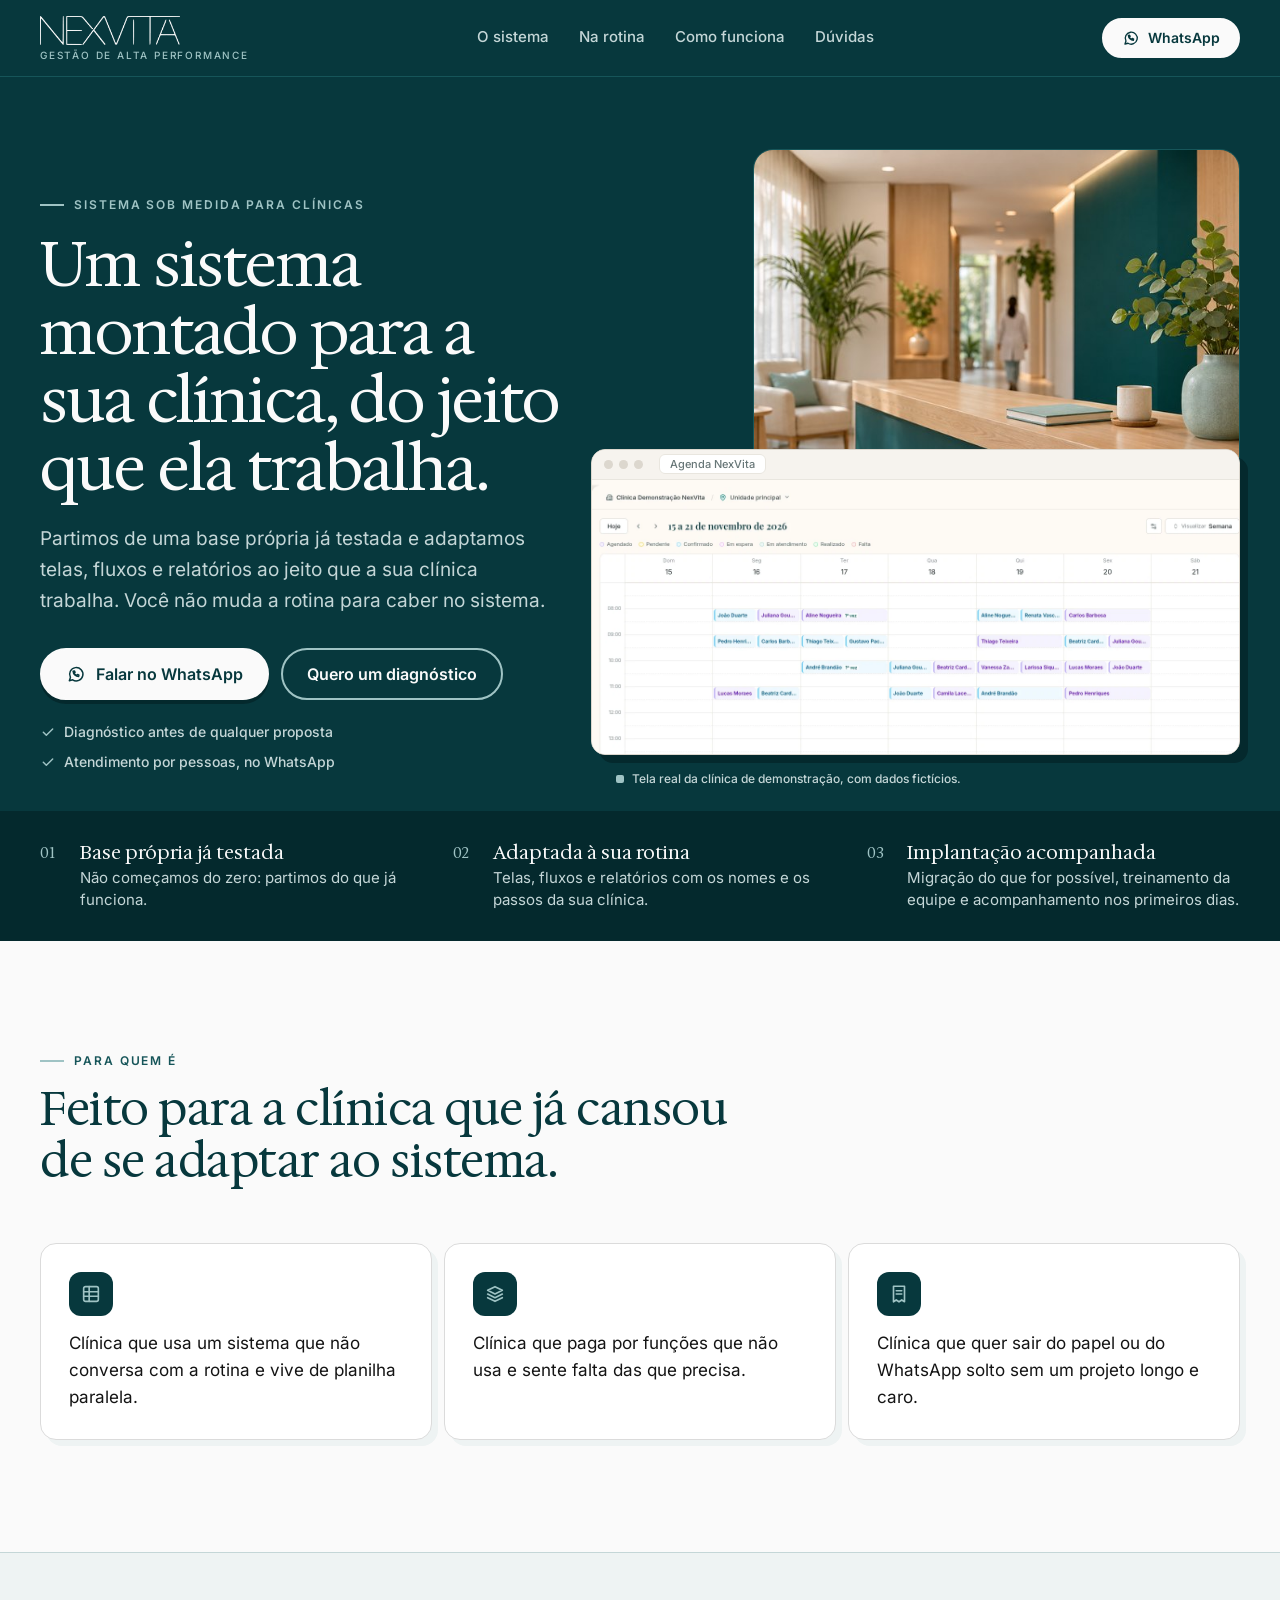
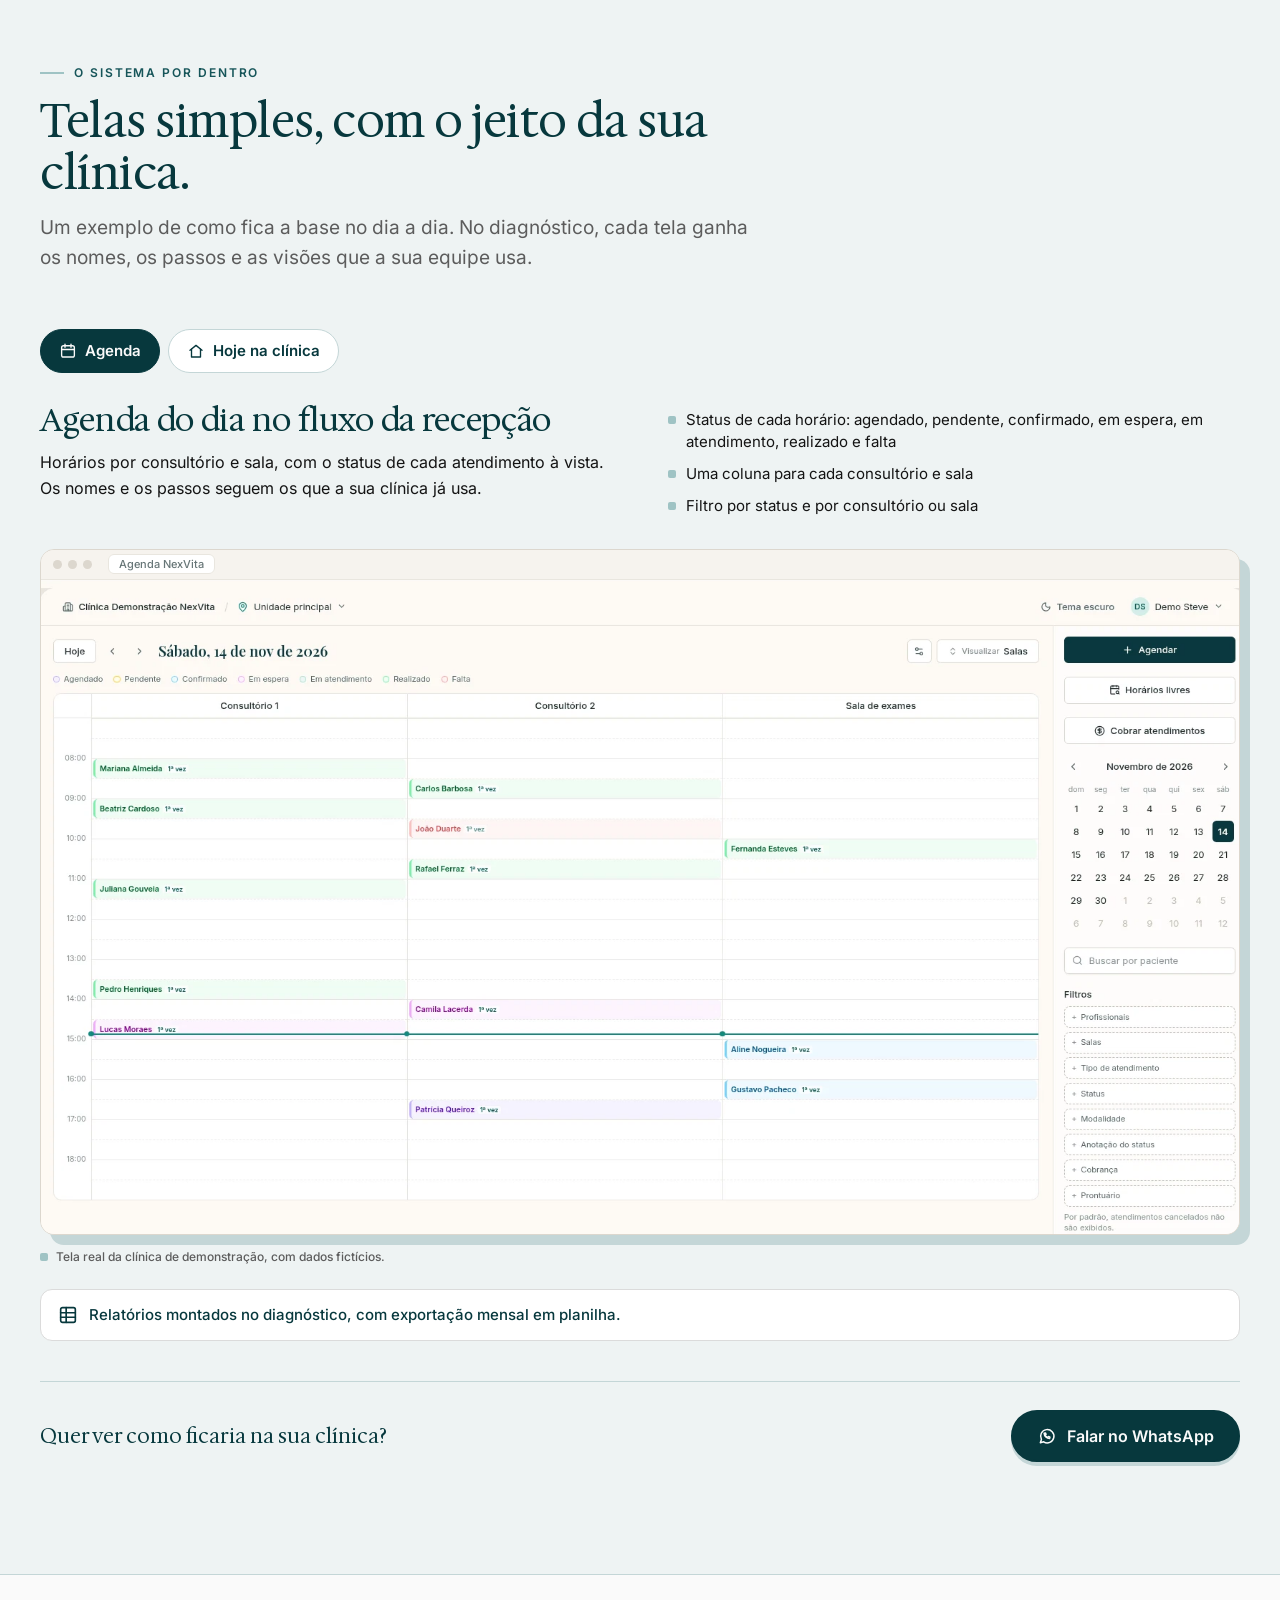
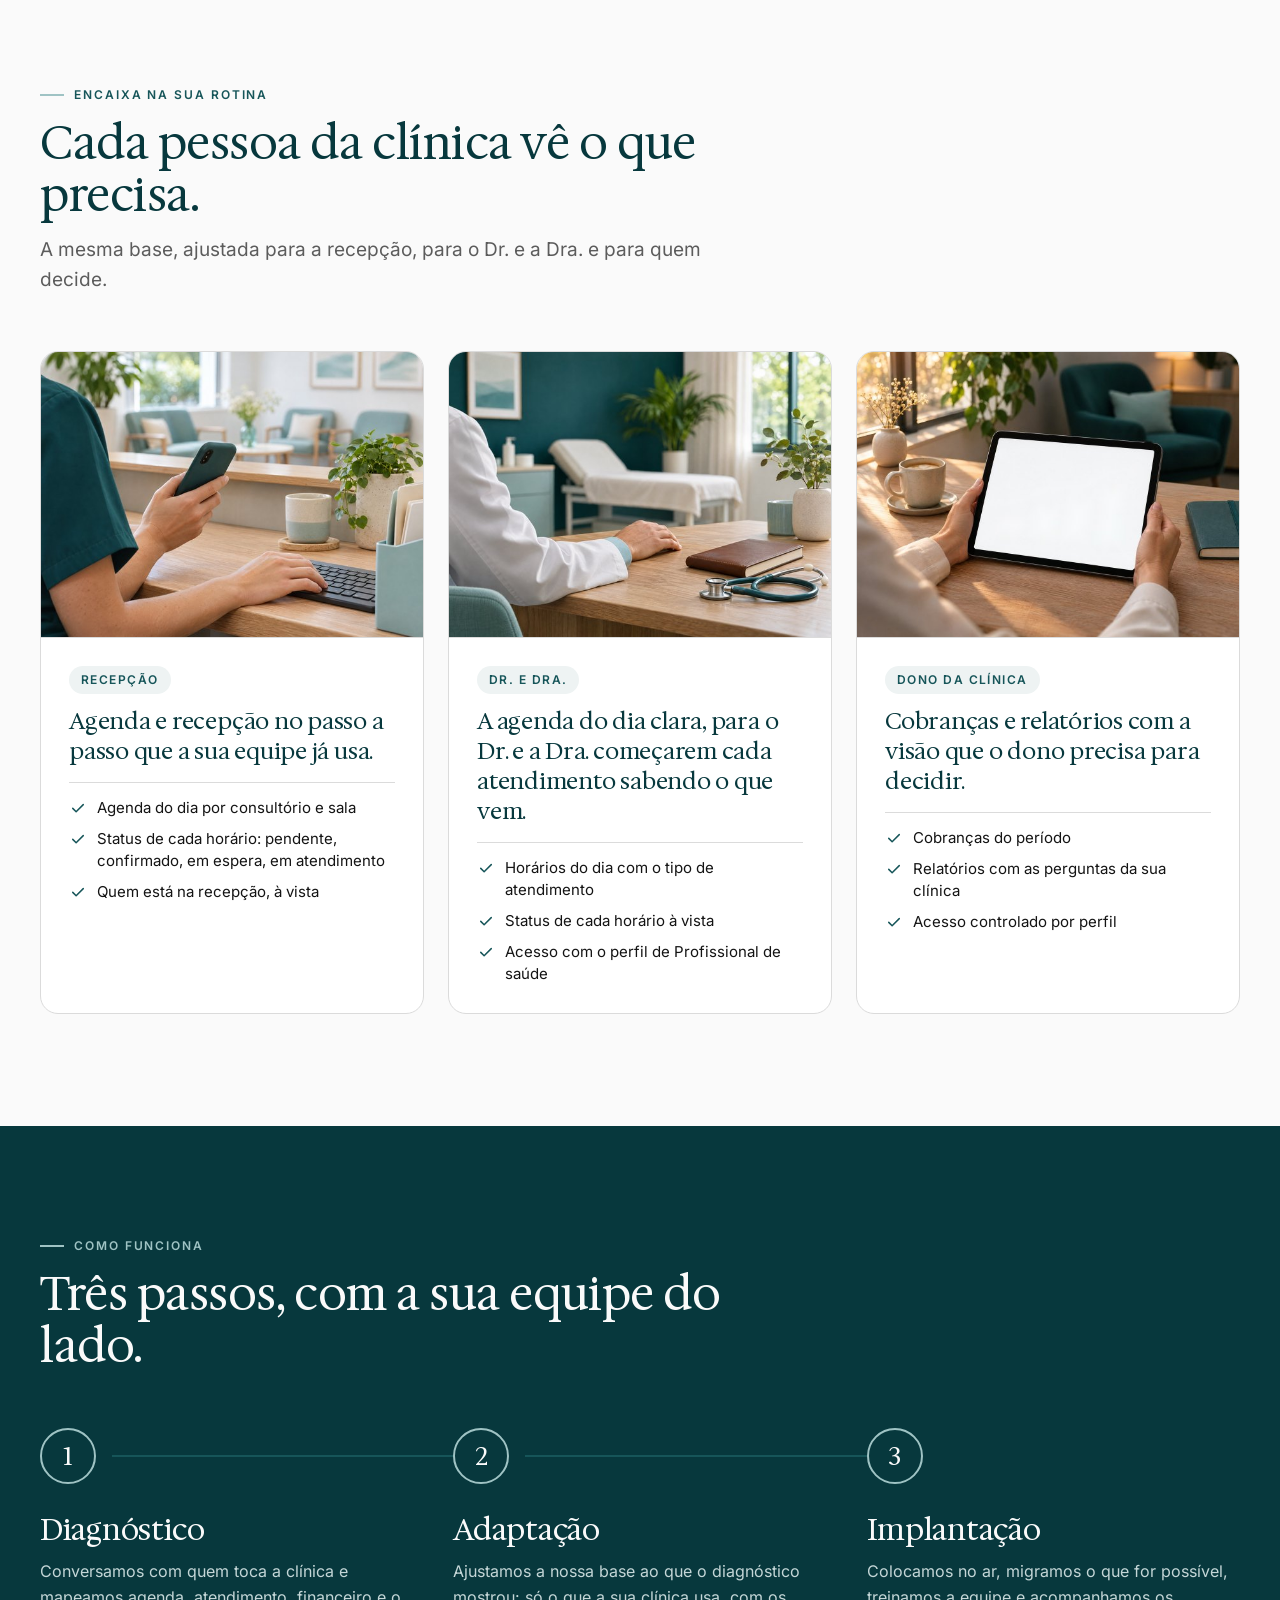
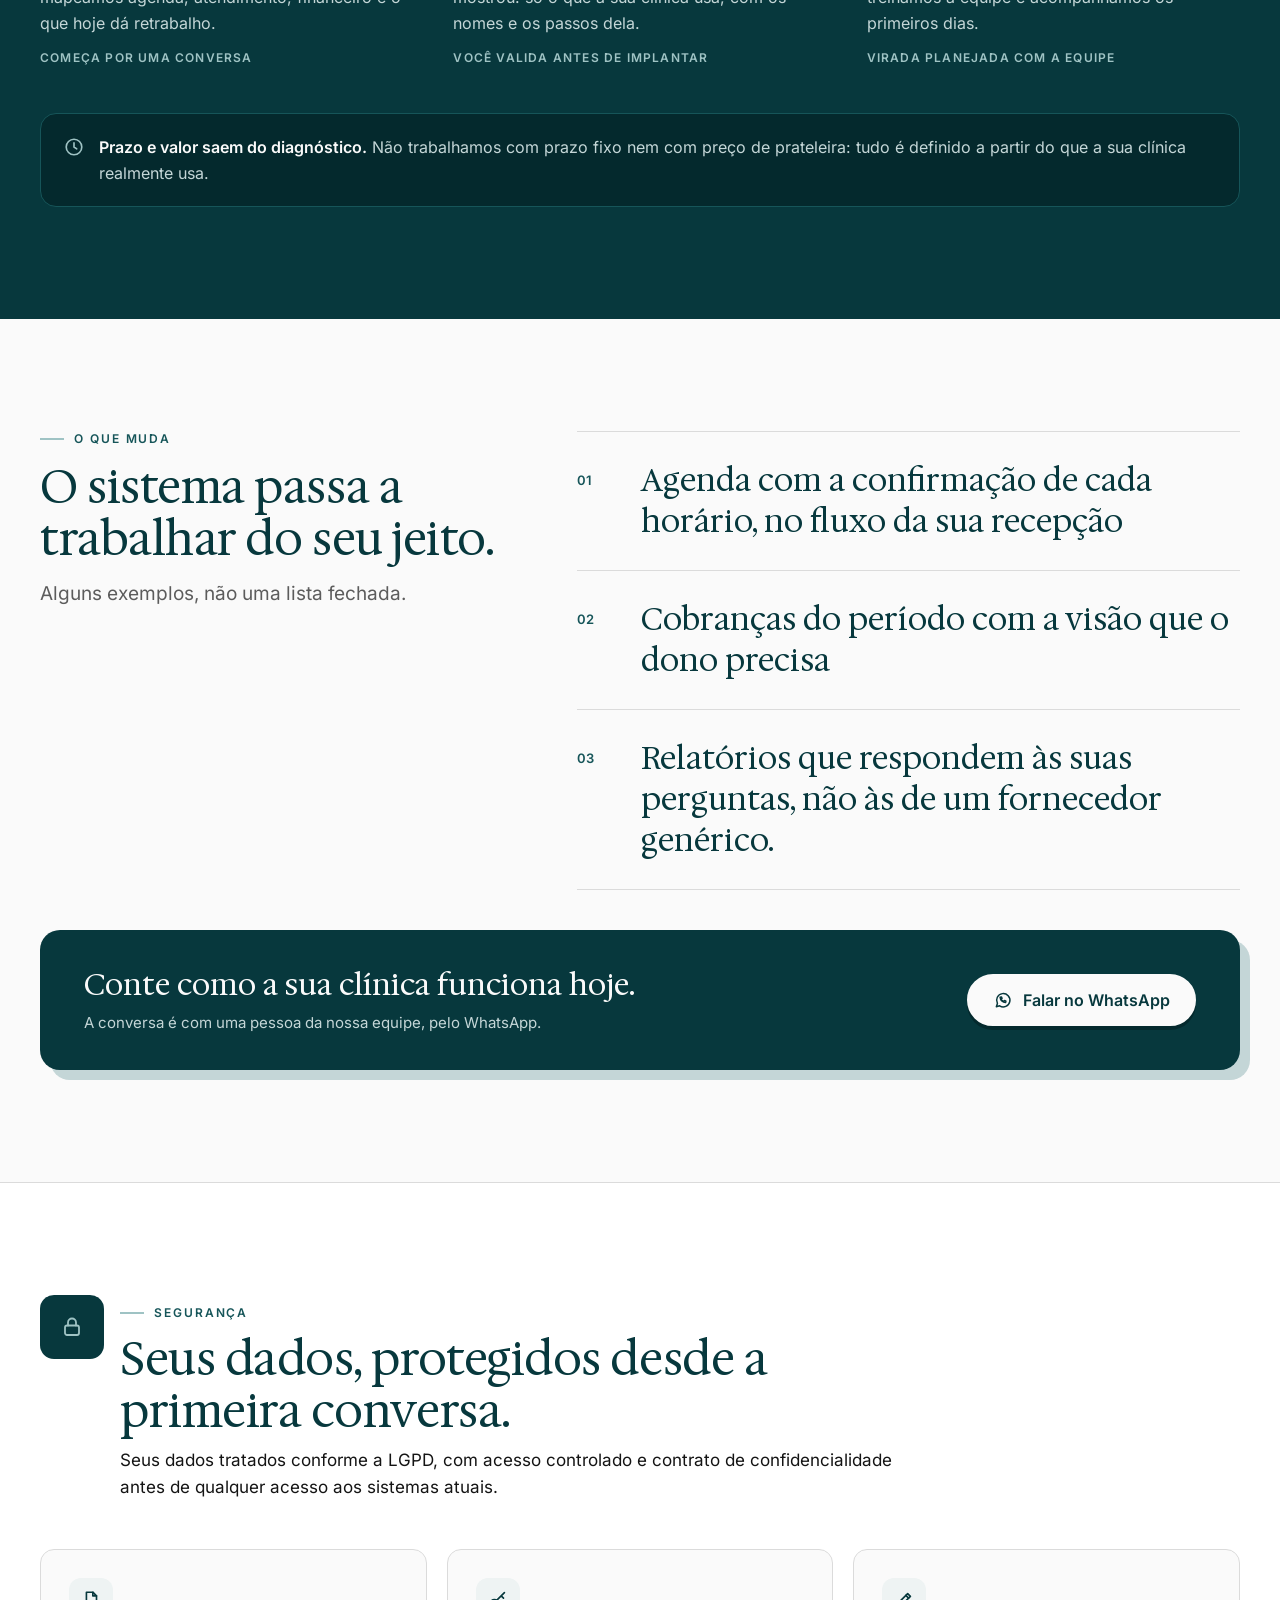
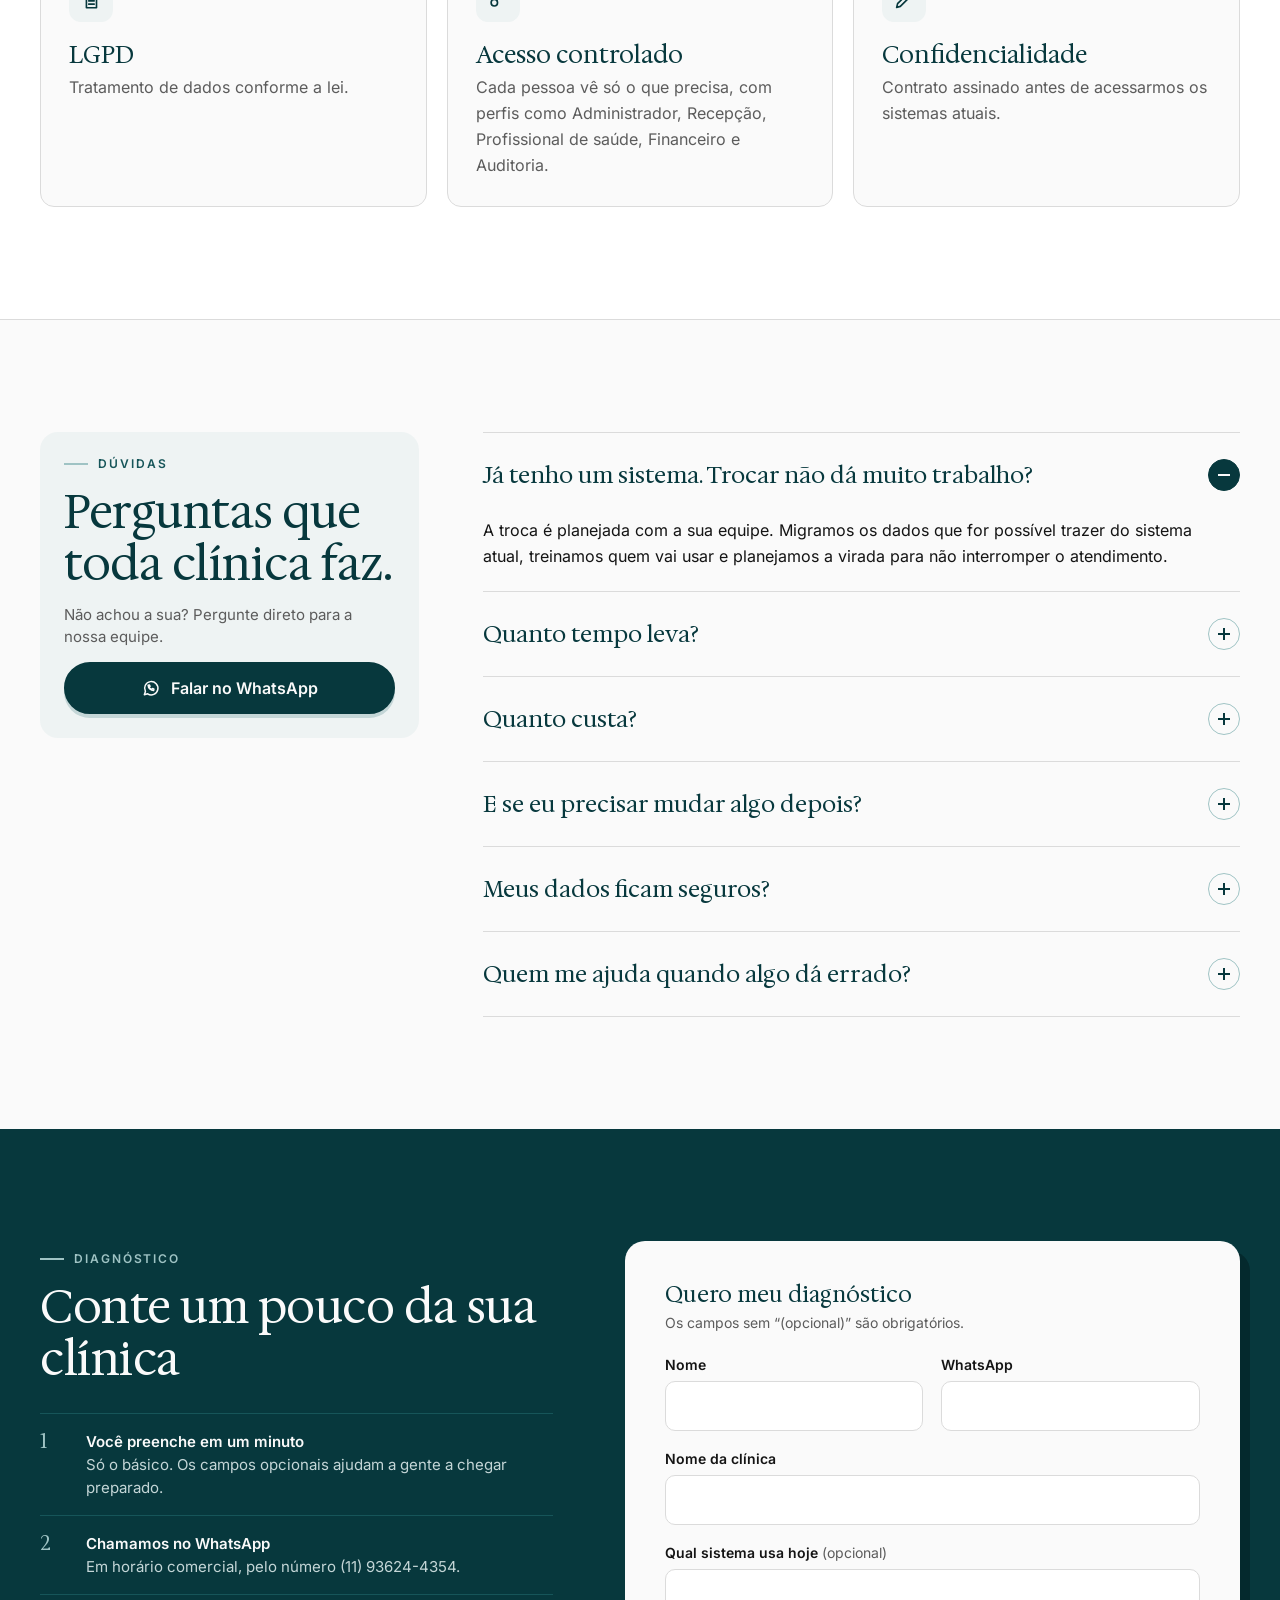
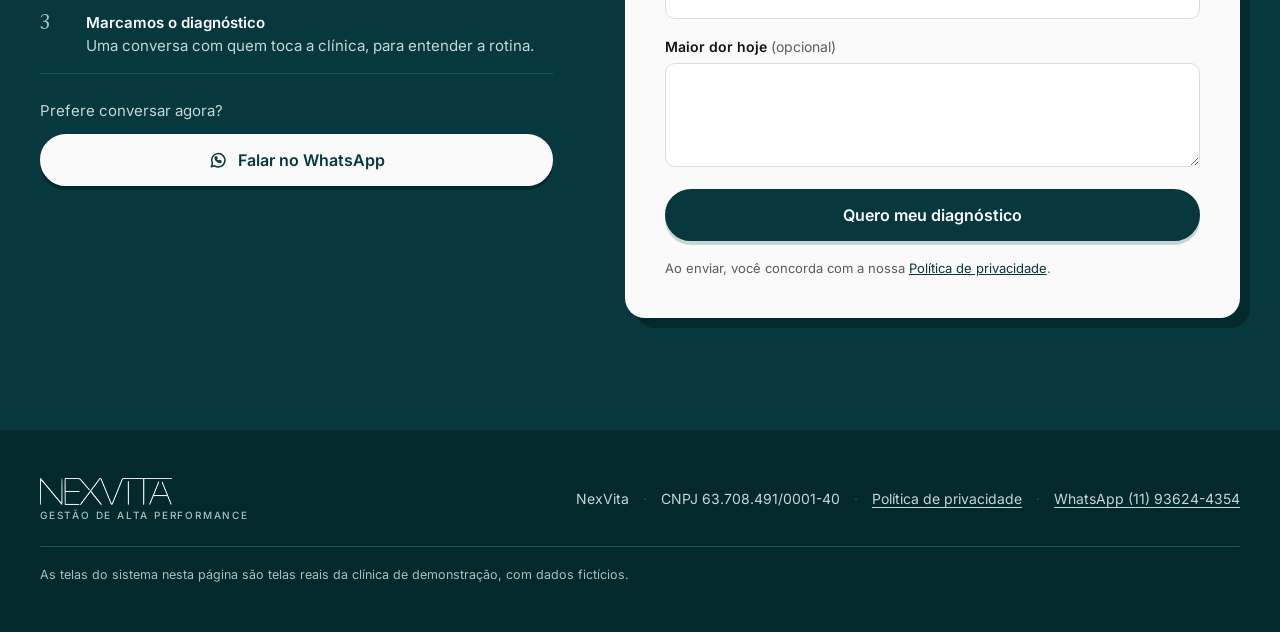
<file: index.html>
<!doctype html>
<html lang="pt-BR">
<head>
<meta charset="utf-8">
<meta name="facebook-domain-verification" content="fhbb19s7lnmn4mzrc2zc6skjj2ckww" />
<script>/* anúncio Meta antigo aponta para a home: leva à página sob medida */(function(){try{var q=new URLSearchParams(location.search);if(q.get("utm_campaign")==="nvai_trafego_sp"){q.set("utm_campaign","nvai_sob_medida");location.replace("/sob-medida/?"+q.toString());}}catch(e){}})();</script>
<meta name="viewport" content="width=device-width,initial-scale=1">
<title>Sistema sob medida para clínicas | NexVita</title>
<meta name="description" content="Um sistema montado a partir da rotina da sua clínica. Diagnóstico, adaptação e implantação com acompanhamento.">
<link rel="canonical" href="https://nexvita.ai/">
<meta property="og:title" content="Sistema sob medida para clínicas | NexVita">
<meta property="og:description" content="Um sistema montado a partir da rotina da sua clínica. Diagnóstico, adaptação e implantação com acompanhamento.">
<meta property="og:url" content="https://nexvita.ai/">
<meta property="og:type" content="website">
<meta property="og:locale" content="pt_BR">
<meta property="og:image" content="https://nexvita.ai/img/og-image-1200x630.png">
<meta property="og:image:width" content="1200"><meta property="og:image:height" content="630">
<meta name="theme-color" content="#07383D">
<link rel="icon" href="assets/favicon.svg" type="image/svg+xml">
<link rel="preload" href="fonts/HedvigLettersSerif.woff2" as="font" type="font/woff2" crossorigin>
<link rel="stylesheet" href="styles.css?v=20261114d">
<!-- MEDICAO: Meta Pixel 1092369830292295 (Lead) + Google Ads AW-18074257274/jZSiCK-4rrEdEPqOvapD ("Lead formulário site") + GA4 G-KE4MM800WH.
     Só em nexvita.ai/www.nexvita.ai e só após consentimento, via lead.js. Destino do form: lead-config.js. -->
</head>
<body>
<!-- v3 · 14/11/2026. Único telefone permitido: (11) 93624-4354. Telas do sistema = telas reais da clínica de demonstração, com dados fictícios. -->
<header class="hdr"><div class="wrap">
  <a class="brand" href="#topo" aria-label="NexVita, início"><img src="img/logo-papel-sobre-petroleo.png" alt="NexVita" width="140" height="29"><span>Gestão de Alta Performance</span></a>
  <nav class="nav" aria-label="Seções"><a href="#vitrine">O sistema</a><a href="#rotina">Na rotina</a><a href="#como-funciona">Como funciona</a><a href="#duvidas">Dúvidas</a></nav>
  <a class="btn btn-light hdr-wa" data-cta="whatsapp-header" href="https://wa.me/5511936244354?text=Ol%C3%A1%2C%20vim%20pelo%20site%20e%20quero%20entender%20o%20sistema%20sob%20medida%20para%20a%20minha%20cl%C3%ADnica." target="_blank" rel="noopener" aria-label="Falar no WhatsApp"><svg viewBox="0 0 24 24" fill="none" stroke="#07383D" stroke-width="1.8" stroke-linecap="round" stroke-linejoin="round" aria-hidden="true"><path d="M4 20l1.3-3.9A8 8 0 1 1 8 19z"/><path d="M9.2 9.4c.3 1.9 1.6 3.4 3.5 4.2l1.2-1 1.6.8-.4 1.6c-3.4 0-6.4-2.9-6.6-6.3l1.6-.4.8 1.6z"/></svg><span>WhatsApp</span></a>
</div></header>

<main id="topo">
<section class="hero on-dark"><div class="wrap hero-grid">
  <div>
    <span class="eyebrow">Sistema sob medida para clínicas</span>
    <h1>Um sistema montado para a sua clínica, do jeito que ela trabalha.</h1>
    <p class="sub">Partimos de uma base própria já testada e adaptamos telas, fluxos e relatórios ao jeito que a sua clínica trabalha. Você não muda a rotina para caber no sistema.</p>
    <div class="ctas">
      <a class="btn btn-light" data-cta="whatsapp-hero" href="https://wa.me/5511936244354?text=Ol%C3%A1%2C%20vim%20pelo%20site%20e%20quero%20entender%20o%20sistema%20sob%20medida%20para%20a%20minha%20cl%C3%ADnica." target="_blank" rel="noopener"><svg viewBox="0 0 24 24" fill="none" stroke="#07383D" stroke-width="1.8" stroke-linecap="round" stroke-linejoin="round" aria-hidden="true"><path d="M4 20l1.3-3.9A8 8 0 1 1 8 19z"/><path d="M9.2 9.4c.3 1.9 1.6 3.4 3.5 4.2l1.2-1 1.6.8-.4 1.6c-3.4 0-6.4-2.9-6.6-6.3l1.6-.4.8 1.6z"/></svg>Falar no WhatsApp</a>
      <a class="btn btn-outline-dark" data-cta="diagnostico-hero" href="#diagnostico">Quero um diagnóstico</a>
    </div>
    <ul class="hero-notes">
      <li><svg viewBox="0 0 24 24" fill="none" stroke="#9FC3C4" stroke-width="2.2" stroke-linecap="round" stroke-linejoin="round" aria-hidden="true"><path d="M5 12.5l4.5 4.5L19 7.5"/></svg>Diagnóstico antes de qualquer proposta</li>
      <li><svg viewBox="0 0 24 24" fill="none" stroke="#9FC3C4" stroke-width="2.2" stroke-linecap="round" stroke-linejoin="round" aria-hidden="true"><path d="M5 12.5l4.5 4.5L19 7.5"/></svg>Atendimento por pessoas, no WhatsApp</li>
    </ul>
  </div>
  <div class="stage">
    <figure class="stage-photo" style="margin:0 0 0 auto"><img src="img/clinica-recorte-1000x1000.jpg" srcset="img/clinica-recorte-600x600.jpg 600w, img/clinica-recorte-1000x1000.jpg 1000w" sizes="(min-width:960px) 520px, 100vw" alt="Recepção de clínica clara e tranquila" width="1000" height="1000"></figure>
    <figure class="shot shot-hero"><div class="app-bar"><i></i><i></i><i></i><span>Agenda NexVita</span></div><picture><source media="(min-width:640px)" srcset="img/telas/agenda-semana-1392x590.png" width="1392" height="590"><img src="img/telas/agenda-semana-mobile-828x590.png" alt="Tela real da agenda semanal da clínica de demonstração NexVita, com dados fictícios" width="828" height="590"></picture></figure>
    <p class="stage-note">Tela real da clínica de demonstração, com dados fictícios.</p>
  </div>
</div>
<div class="pillars"><div class="wrap"><ul>
  <li><span class="num">01</span><span><b>Base própria já testada</b>Não começamos do zero: partimos do que já funciona.</span></li>
  <li><span class="num">02</span><span><b>Adaptada à sua rotina</b>Telas, fluxos e relatórios com os nomes e os passos da sua clínica.</span></li>
  <li><span class="num">03</span><span><b>Implantação acompanhada</b>Migração do que for possível, treinamento da equipe e acompanhamento nos primeiros dias.</span></li>
</ul></div></div>
</section>

<section class="sec"><div class="wrap">
  <div class="sec-head"><span class="eyebrow">Para quem é</span><h2 class="h2">Feito para a clínica que já cansou de se adaptar ao sistema.</h2></div>
  <ul class="who">
    <li><span class="ic"><svg viewBox="0 0 24 24" fill="none" stroke="#9FC3C4" stroke-width="1.8" stroke-linecap="round" stroke-linejoin="round" aria-hidden="true"><rect x="4" y="4" width="16" height="16" rx="2"/><path d="M4 9.5h16M4 14.5h16M10 4v16"/></svg></span>Clínica que usa um sistema que não conversa com a rotina e vive de planilha paralela.</li>
    <li><span class="ic"><svg viewBox="0 0 24 24" fill="none" stroke="#9FC3C4" stroke-width="1.8" stroke-linecap="round" stroke-linejoin="round" aria-hidden="true"><path d="M12 4l8 4-8 4-8-4z"/><path d="M4 12l8 4 8-4M4 16l8 4 8-4"/></svg></span>Clínica que paga por funções que não usa e sente falta das que precisa.</li>
    <li><span class="ic"><svg viewBox="0 0 24 24" fill="none" stroke="#9FC3C4" stroke-width="1.8" stroke-linecap="round" stroke-linejoin="round" aria-hidden="true"><path d="M6 3.5h12v17l-3-2-3 2-3-2-3 2z"/><path d="M9 8.5h6M9 12h6"/></svg></span>Clínica que quer sair do papel ou do WhatsApp solto sem um projeto longo e caro.</li>
  </ul>
</div></section>

<section class="sec showcase" id="vitrine"><div class="wrap">
  <div class="sec-head"><span class="eyebrow">O sistema por dentro</span><h2 class="h2">Telas simples, com o jeito da sua clínica.</h2><p class="lead">Um exemplo de como fica a base no dia a dia. No diagnóstico, cada tela ganha os nomes, os passos e as visões que a sua equipe usa.</p></div>
  <div class="tabs" role="tablist" aria-label="Telas do sistema"><button class="tab" role="tab" id="tab-agenda" aria-controls="tp-agenda" aria-selected="true" tabindex="0" data-tab="agenda"><svg viewBox="0 0 24 24" fill="none" stroke="#FAFAFA" stroke-width="1.8" stroke-linecap="round" stroke-linejoin="round" aria-hidden="true"><rect x="3.5" y="5" width="17" height="15" rx="2.5"/><path d="M3.5 10h17M8 3v4M16 3v4"/></svg>Agenda</button><button class="tab" role="tab" id="tab-hoje" aria-controls="tp-hoje" aria-selected="false" tabindex="-1" data-tab="hoje"><svg viewBox="0 0 24 24" fill="none" stroke="#07383D" stroke-width="1.8" stroke-linecap="round" stroke-linejoin="round" aria-hidden="true"><path d="M4 11l8-6.5 8 6.5"/><path d="M6 9.5V20h12V9.5"/></svg>Hoje na clínica</button></div><div class="tabpanel tp-real" role="tabpanel" id="tp-agenda" aria-labelledby="tab-agenda"><div class="tp-copy"><div><h3>Agenda do dia no fluxo da recepção</h3><p>Horários por consultório e sala, com o status de cada atendimento à vista. Os nomes e os passos seguem os que a sua clínica já usa.</p></div><ul><li>Status de cada horário: agendado, pendente, confirmado, em espera, em atendimento, realizado e falta</li><li>Uma coluna para cada consultório e sala</li><li>Filtro por status e por consultório ou sala</li></ul></div><div><figure class="shot "><div class="app-bar"><i></i><i></i><i></i><span>Agenda NexVita</span></div><picture><source media="(min-width:640px)" srcset="img/telas/agenda-salas-14-11-1672x913.png" width="1672" height="913"><img src="img/telas/z150-agenda-consultorio1-mobile-423x574.png" alt="Tela real da agenda por consultórios e salas da clínica de demonstração NexVita, com dados fictícios" width="423" height="574" loading="lazy" decoding="async"></picture></figure><p class="mock-note real">Tela real da clínica de demonstração, com dados fictícios.</p></div></div><div class="tabpanel tp-real" role="tabpanel" id="tp-hoje" aria-labelledby="tab-hoje" hidden><div class="tp-copy"><div><h3>Hoje na clínica, logo na entrada</h3><p>A tela inicial mostra o dia da clínica: os atendimentos de hoje, os já realizados, quem está na recepção e as faltas, além de como está cada sala agora.</p></div><ul><li>Atendimentos de hoje, já realizados, na recepção e faltas</li><li>Salas agora: livre, livre até que horas e o próximo atendimento</li><li>Próximos a chegar, com o registro de chegada na recepção</li></ul></div><div><figure class="shot "><div class="app-bar"><i></i><i></i><i></i><span>Hoje na clínica · NexVita</span></div><picture><source media="(min-width:640px)" srcset="img/telas/z150-hoje-desktop-1533x672.png" width="1533" height="672"><img src="img/telas/z150-hoje-proximos-mobile-516x395.png" alt="Tela real Hoje na clínica da clínica de demonstração NexVita, com dados fictícios" width="516" height="395" loading="lazy" decoding="async"></picture></figure><p class="mock-note real">Tela real da clínica de demonstração, com dados fictícios.</p></div></div><p class="vit-line"><svg viewBox="0 0 24 24" fill="none" stroke="#07383D" stroke-width="1.8" stroke-linecap="round" stroke-linejoin="round" aria-hidden="true"><rect x="4" y="4" width="16" height="16" rx="2"/><path d="M4 9.5h16M4 14.5h16M10 4v16"/></svg><span>Relatórios montados no diagnóstico, com exportação mensal em planilha.</span></p>
  <div class="showcase-cta"><p>Quer ver como ficaria na sua clínica?</p><a class="btn btn-dark" data-cta="whatsapp-vitrine" href="https://wa.me/5511936244354?text=Ol%C3%A1%2C%20vim%20pelo%20site%20e%20quero%20entender%20o%20sistema%20sob%20medida%20para%20a%20minha%20cl%C3%ADnica." target="_blank" rel="noopener"><svg viewBox="0 0 24 24" fill="none" stroke="#FAFAFA" stroke-width="1.8" stroke-linecap="round" stroke-linejoin="round" aria-hidden="true"><path d="M4 20l1.3-3.9A8 8 0 1 1 8 19z"/><path d="M9.2 9.4c.3 1.9 1.6 3.4 3.5 4.2l1.2-1 1.6.8-.4 1.6c-3.4 0-6.4-2.9-6.6-6.3l1.6-.4.8 1.6z"/></svg>Falar no WhatsApp</a></div>
</div></section>

<section class="sec" id="rotina"><div class="wrap">
  <div class="sec-head"><span class="eyebrow">Encaixa na sua rotina</span><h2 class="h2">Cada pessoa da clínica vê o que precisa.</h2><p class="lead">A mesma base, ajustada para a recepção, para o Dr. e a Dra. e para quem decide.</p></div>
  <div class="roles"><article class="role"><figure><img src="img/rotina-recepcao-1200x900.jpg" srcset="img/rotina-recepcao-600x450.jpg 600w, img/rotina-recepcao-1200x900.jpg 1200w" sizes="(min-width:960px) 384px, 100vw" alt="Mãos de uma recepcionista ao telefone no balcão da clínica" width="1200" height="900" loading="lazy" decoding="async"></figure><div class="rb"><span class="tag">Recepção</span><h3>Agenda e recepção no passo a passo que a sua equipe já usa.</h3><ul><li><svg viewBox="0 0 24 24" fill="none" stroke="#165559" stroke-width="2" stroke-linecap="round" stroke-linejoin="round" aria-hidden="true"><path d="M5 12.5l4.5 4.5L19 7.5"/></svg>Agenda do dia por consultório e sala</li><li><svg viewBox="0 0 24 24" fill="none" stroke="#165559" stroke-width="2" stroke-linecap="round" stroke-linejoin="round" aria-hidden="true"><path d="M5 12.5l4.5 4.5L19 7.5"/></svg>Status de cada horário: pendente, confirmado, em espera, em atendimento</li><li><svg viewBox="0 0 24 24" fill="none" stroke="#165559" stroke-width="2" stroke-linecap="round" stroke-linejoin="round" aria-hidden="true"><path d="M5 12.5l4.5 4.5L19 7.5"/></svg>Quem está na recepção, à vista</li></ul></div></article><article class="role"><figure><img src="img/rotina-medico-1200x900.jpg" srcset="img/rotina-medico-600x450.jpg 600w, img/rotina-medico-1200x900.jpg 1200w" sizes="(min-width:960px) 384px, 100vw" alt="Médico de jaleco, de costas, à mesa do consultório" width="1200" height="900" loading="lazy" decoding="async"></figure><div class="rb"><span class="tag">Dr. e Dra.</span><h3>A agenda do dia clara, para o Dr. e a Dra. começarem cada atendimento sabendo o que vem.</h3><ul><li><svg viewBox="0 0 24 24" fill="none" stroke="#165559" stroke-width="2" stroke-linecap="round" stroke-linejoin="round" aria-hidden="true"><path d="M5 12.5l4.5 4.5L19 7.5"/></svg>Horários do dia com o tipo de atendimento</li><li><svg viewBox="0 0 24 24" fill="none" stroke="#165559" stroke-width="2" stroke-linecap="round" stroke-linejoin="round" aria-hidden="true"><path d="M5 12.5l4.5 4.5L19 7.5"/></svg>Status de cada horário à vista</li><li><svg viewBox="0 0 24 24" fill="none" stroke="#165559" stroke-width="2" stroke-linecap="round" stroke-linejoin="round" aria-hidden="true"><path d="M5 12.5l4.5 4.5L19 7.5"/></svg>Acesso com o perfil de Profissional de saúde</li></ul></div></article><article class="role"><figure><img src="img/rotina-dono-1200x900.jpg" srcset="img/rotina-dono-600x450.jpg 600w, img/rotina-dono-1200x900.jpg 1200w" sizes="(min-width:960px) 384px, 100vw" alt="Mãos segurando um tablet na sala da clínica" width="1200" height="900" loading="lazy" decoding="async"></figure><div class="rb"><span class="tag">Dono da clínica</span><h3>Cobranças e relatórios com a visão que o dono precisa para decidir.</h3><ul><li><svg viewBox="0 0 24 24" fill="none" stroke="#165559" stroke-width="2" stroke-linecap="round" stroke-linejoin="round" aria-hidden="true"><path d="M5 12.5l4.5 4.5L19 7.5"/></svg>Cobranças do período</li><li><svg viewBox="0 0 24 24" fill="none" stroke="#165559" stroke-width="2" stroke-linecap="round" stroke-linejoin="round" aria-hidden="true"><path d="M5 12.5l4.5 4.5L19 7.5"/></svg>Relatórios com as perguntas da sua clínica</li><li><svg viewBox="0 0 24 24" fill="none" stroke="#165559" stroke-width="2" stroke-linecap="round" stroke-linejoin="round" aria-hidden="true"><path d="M5 12.5l4.5 4.5L19 7.5"/></svg>Acesso controlado por perfil</li></ul></div></article></div>
</div></section>

<section class="sec how on-dark" id="como-funciona"><div class="wrap">
  <div class="sec-head"><span class="eyebrow">Como funciona</span><h2 class="h2">Três passos, com a sua equipe do lado.</h2></div>
  <ol class="steps">
    <li class="step"><span class="n">1</span><div><h3>Diagnóstico</h3><p>Conversamos com quem toca a clínica e mapeamos agenda, atendimento, financeiro e o que hoje dá retrabalho.</p><span class="when">Começa por uma conversa</span></div></li>
    <li class="step"><span class="n">2</span><div><h3>Adaptação</h3><p>Ajustamos a nossa base ao que o diagnóstico mostrou: só o que a sua clínica usa, com os nomes e os passos dela.</p><span class="when">Você valida antes de implantar</span></div></li>
    <li class="step"><span class="n">3</span><div><h3>Implantação</h3><p>Colocamos no ar, migramos o que for possível, treinamos a equipe e acompanhamos os primeiros dias.</p><span class="when">Virada planejada com a equipe</span></div></li>
  </ol>
  <div class="how-note"><svg viewBox="0 0 24 24" fill="none" stroke="#9FC3C4" stroke-width="1.8" stroke-linecap="round" stroke-linejoin="round" aria-hidden="true"><circle cx="12" cy="12" r="8.5"/><path d="M12 7.5V12l3 2"/></svg><p><b>Prazo e valor saem do diagnóstico.</b> Não trabalhamos com prazo fixo nem com preço de prateleira: tudo é definido a partir do que a sua clínica realmente usa.</p></div>
</div></section>

<section class="sec"><div class="wrap">
  <div class="muda-wrap">
    <div class="sec-head"><span class="eyebrow">O que muda</span><h2 class="h2">O sistema passa a trabalhar do seu jeito.</h2><p class="lead">Alguns exemplos, não uma lista fechada.</p></div>
    <ul class="muda-list">
      <li><span class="k">01</span><span>Agenda com a confirmação de cada horário, no fluxo da sua recepção</span></li>
      <li><span class="k">02</span><span>Cobranças do período com a visão que o dono precisa</span></li>
      <li><span class="k">03</span><span>Relatórios que respondem às suas perguntas, não às de um fornecedor genérico.</span></li>
    </ul>
  </div>
  <div class="band"><div><p>Conte como a sua clínica funciona hoje.</p><small>A conversa é com uma pessoa da nossa equipe, pelo WhatsApp.</small></div><a class="btn btn-light" data-cta="whatsapp-meio" href="https://wa.me/5511936244354?text=Ol%C3%A1%2C%20vim%20pelo%20site%20e%20quero%20entender%20o%20sistema%20sob%20medida%20para%20a%20minha%20cl%C3%ADnica." target="_blank" rel="noopener"><svg viewBox="0 0 24 24" fill="none" stroke="#07383D" stroke-width="1.8" stroke-linecap="round" stroke-linejoin="round" aria-hidden="true"><path d="M4 20l1.3-3.9A8 8 0 1 1 8 19z"/><path d="M9.2 9.4c.3 1.9 1.6 3.4 3.5 4.2l1.2-1 1.6.8-.4 1.6c-3.4 0-6.4-2.9-6.6-6.3l1.6-.4.8 1.6z"/></svg>Falar no WhatsApp</a></div>
</div></section>

<section class="sec seg-sec" id="seguranca"><div class="wrap seg-grid">
  <div class="seg-intro"><span class="ic"><svg width="24" height="24" viewBox="0 0 24 24" fill="none" stroke="#9FC3C4" stroke-width="1.8" stroke-linecap="round" stroke-linejoin="round" aria-hidden="true"><rect x="5" y="10.5" width="14" height="9.5" rx="2"/><path d="M8 10.5V7.5a4 4 0 0 1 8 0v3"/></svg></span><div><span class="eyebrow">Segurança</span><h2 class="h2" style="margin-top:12px">Seus dados, protegidos desde a primeira conversa.</h2><p>Seus dados tratados conforme a LGPD, com acesso controlado e contrato de confidencialidade antes de qualquer acesso aos sistemas atuais.</p></div></div>
  <ul class="seg-list">
    <li><svg viewBox="0 0 24 24" fill="none" stroke="#07383D" stroke-width="1.8" stroke-linecap="round" stroke-linejoin="round" aria-hidden="true"><path d="M7 3.5h7l4 4v13H7z"/><path d="M14 3.5v4h4M9.5 13h6M9.5 16.5h6"/></svg><div><b>LGPD</b><span>Tratamento de dados conforme a lei.</span></div></li>
    <li><svg viewBox="0 0 24 24" fill="none" stroke="#07383D" stroke-width="1.8" stroke-linecap="round" stroke-linejoin="round" aria-hidden="true"><circle cx="8" cy="15" r="3.5"/><path d="M10.5 12.5L19 4M15.5 7.5l2.5 2.5"/></svg><div><b>Acesso controlado</b><span>Cada pessoa vê só o que precisa, com perfis como Administrador, Recepção, Profissional de saúde, Financeiro e Auditoria.</span></div></li>
    <li><svg viewBox="0 0 24 24" fill="none" stroke="#07383D" stroke-width="1.8" stroke-linecap="round" stroke-linejoin="round" aria-hidden="true"><path d="M4 20l4-1 11-11-3-3L5 16z"/><path d="M14 7l3 3"/></svg><div><b>Confidencialidade</b><span>Contrato assinado antes de acessarmos os sistemas atuais.</span></div></li>
  </ul>
</div></section>

<section class="sec" id="duvidas"><div class="wrap faq-grid">
  <aside class="faq-side"><span class="eyebrow">Dúvidas</span><h2 class="h2">Perguntas que toda clínica faz.</h2><small>Não achou a sua? Pergunte direto para a nossa equipe.</small><a class="btn btn-dark" data-cta="whatsapp-faq" href="https://wa.me/5511936244354?text=Ol%C3%A1%2C%20vim%20pelo%20site%20e%20quero%20entender%20o%20sistema%20sob%20medida%20para%20a%20minha%20cl%C3%ADnica." target="_blank" rel="noopener"><svg viewBox="0 0 24 24" fill="none" stroke="#FAFAFA" stroke-width="1.8" stroke-linecap="round" stroke-linejoin="round" aria-hidden="true"><path d="M4 20l1.3-3.9A8 8 0 1 1 8 19z"/><path d="M9.2 9.4c.3 1.9 1.6 3.4 3.5 4.2l1.2-1 1.6.8-.4 1.6c-3.4 0-6.4-2.9-6.6-6.3l1.6-.4.8 1.6z"/></svg>Falar no WhatsApp</a></aside>
  <div class="faq"><details open><summary>Já tenho um sistema. Trocar não dá muito trabalho?<span class="pm" aria-hidden="true"></span></summary><div class="ans">A troca é planejada com a sua equipe. Migramos os dados que for possível trazer do sistema atual, treinamos quem vai usar e planejamos a virada para não interromper o atendimento.</div></details><details><summary>Quanto tempo leva?<span class="pm" aria-hidden="true"></span></summary><div class="ans">Depende do que a sua clínica precisa, por isso não prometemos um prazo fixo. O cronograma sai do diagnóstico, com cada etapa combinada antes de começar.</div></details><details><summary>Quanto custa?<span class="pm" aria-hidden="true"></span></summary><div class="ans">O valor sai do diagnóstico, a partir do que a sua clínica realmente usa.</div></details><details><summary>E se eu precisar mudar algo depois?<span class="pm" aria-hidden="true"></span></summary><div class="ans">O sistema continua sendo ajustado à clínica. Mudou um fluxo, entrou um profissional ou surgiu uma pergunta nova para os relatórios: a gente adapta.</div></details><details><summary>Meus dados ficam seguros?<span class="pm" aria-hidden="true"></span></summary><div class="ans">Seus dados são tratados conforme a LGPD, com acesso controlado. Antes de qualquer acesso aos sistemas atuais, assinamos um contrato de confidencialidade.</div></details><details><summary>Quem me ajuda quando algo dá errado?<span class="pm" aria-hidden="true"></span></summary><div class="ans">Uma pessoa da nossa equipe, pelo WhatsApp <span class="nowrap">(11) 93624-4354</span>, em horário comercial.</div></details></div>
</div></section>

<section class="form-sec on-dark" id="diagnostico"><div class="wrap form-grid">
  <div>
    <span class="eyebrow">Diagnóstico</span>
    <h2 class="h2" style="margin-top:14px">Conte um pouco da sua clínica</h2>
    <ol class="next">
      <li><span class="k">1</span><span><b>Você preenche em um minuto</b>Só o básico. Os campos opcionais ajudam a gente a chegar preparado.</span></li>
      <li><span class="k">2</span><span><b>Chamamos no WhatsApp</b>Em horário comercial, pelo número <span class="nowrap">(11) 93624-4354</span>.</span></li>
      <li><span class="k">3</span><span><b>Marcamos o diagnóstico</b>Uma conversa com quem toca a clínica, para entender a rotina.</span></li>
    </ol>
    <div class="alt">Prefere conversar agora?<a class="btn btn-light" data-cta="whatsapp-form" href="https://wa.me/5511936244354?text=Ol%C3%A1%2C%20vim%20pelo%20site%20e%20quero%20entender%20o%20sistema%20sob%20medida%20para%20a%20minha%20cl%C3%ADnica." target="_blank" rel="noopener"><svg viewBox="0 0 24 24" fill="none" stroke="#07383D" stroke-width="1.8" stroke-linecap="round" stroke-linejoin="round" aria-hidden="true"><path d="M4 20l1.3-3.9A8 8 0 1 1 8 19z"/><path d="M9.2 9.4c.3 1.9 1.6 3.4 3.5 4.2l1.2-1 1.6.8-.4 1.6c-3.4 0-6.4-2.9-6.6-6.3l1.6-.4.8 1.6z"/></svg>Falar no WhatsApp</a></div>
  </div>
  <div class="card" id="card">
    <p class="card-head">Quero meu diagnóstico</p>
    <p class="card-sub">Os campos sem “(opcional)” são obrigatórios.</p>
    <form id="lead" novalidate>
      <div class="row2">
        <div class="field"><label for="f-nome">Nome</label><input id="f-nome" name="nome" autocomplete="name" maxlength="120" required></div>
        <div class="field"><label for="f-wa">WhatsApp</label><input id="f-wa" name="whatsapp" type="tel" inputmode="tel" autocomplete="tel" maxlength="30" required></div>
      </div>
      <div class="field"><label for="f-clinica">Nome da clínica</label><input id="f-clinica" name="clinica" autocomplete="organization" maxlength="160" required></div>
      <div class="field"><label for="f-sistema">Qual sistema usa hoje <span class="opt">(opcional)</span></label><input id="f-sistema" name="sistema_atual" maxlength="160"></div>
      <div class="field"><label for="f-dor">Maior dor hoje <span class="opt">(opcional)</span></label><textarea id="f-dor" name="maior_dor" maxlength="2000"></textarea></div>
      <div class="hp" aria-hidden="true"><label for="f-website">Site</label><input id="f-website" name="website" tabindex="-1" autocomplete="off"></div>
      <button class="btn btn-dark btn-submit" type="submit">Quero meu diagnóstico</button>
      <p class="legal">Ao enviar, você concorda com a nossa <a href="https://www.nexvita.com/privacidade/" target="_blank" rel="noopener">Política de privacidade</a>.</p>
    </form>
    <div class="done" role="status" aria-live="polite">
      <span class="ok"><svg width="24" height="24" viewBox="0 0 24 24" fill="none" stroke="#1F7A4D" stroke-width="2.2" stroke-linecap="round" stroke-linejoin="round" aria-hidden="true"><path d="M5 12.5l4.5 4.5L19 7.5"/></svg></span>
      <p>Recebido. Vamos te chamar no WhatsApp <span class="nowrap">(11) 93624-4354</span> em horário comercial.</p>
      <a class="btn btn-dark" data-cta="whatsapp-pos-envio" href="https://wa.me/5511936244354?text=Ol%C3%A1%2C%20vim%20pelo%20site%20e%20quero%20entender%20o%20sistema%20sob%20medida%20para%20a%20minha%20cl%C3%ADnica." target="_blank" rel="noopener"><svg viewBox="0 0 24 24" fill="none" stroke="#FAFAFA" stroke-width="1.8" stroke-linecap="round" stroke-linejoin="round" aria-hidden="true"><path d="M4 20l1.3-3.9A8 8 0 1 1 8 19z"/><path d="M9.2 9.4c.3 1.9 1.6 3.4 3.5 4.2l1.2-1 1.6.8-.4 1.6c-3.4 0-6.4-2.9-6.6-6.3l1.6-.4.8 1.6z"/></svg>Falar no WhatsApp</a>
    </div>
  </div>
</div></section>
</main>

<footer class="ftr"><div class="wrap">
  <span class="brand"><img src="img/logo-papel-sobre-profundo.png" alt="NexVita" width="132" height="27"><span>Gestão de Alta Performance</span></span>
  <nav aria-label="Rodapé">
    <span>NexVita</span><span class="sep">·</span>
    <span>CNPJ 63.708.491/0001-40</span><span class="sep">·</span>
    <a href="https://www.nexvita.com/privacidade/" target="_blank" rel="noopener">Política de privacidade</a><span class="sep">·</span>
    <a href="https://wa.me/5511936244354" data-cta="whatsapp-rodape" target="_blank" rel="noopener">WhatsApp (11) 93624-4354</a>
  </nav>
  <p class="fine">As telas do sistema nesta página são telas reais da clínica de demonstração, com dados fictícios.</p>
</div></footer>

<div class="dock" id="dock" aria-hidden="true"><span>Fale com a nossa equipe</span><a class="btn btn-light" data-cta="whatsapp-dock" href="https://wa.me/5511936244354?text=Ol%C3%A1%2C%20vim%20pelo%20site%20e%20quero%20entender%20o%20sistema%20sob%20medida%20para%20a%20minha%20cl%C3%ADnica." target="_blank" rel="noopener" tabindex="-1"><svg viewBox="0 0 24 24" fill="none" stroke="#07383D" stroke-width="1.8" stroke-linecap="round" stroke-linejoin="round" aria-hidden="true"><path d="M4 20l1.3-3.9A8 8 0 1 1 8 19z"/><path d="M9.2 9.4c.3 1.9 1.6 3.4 3.5 4.2l1.2-1 1.6.8-.4 1.6c-3.4 0-6.4-2.9-6.6-6.3l1.6-.4.8 1.6z"/></svg>WhatsApp</a></div>

<script>
/* Abas da vitrine (teclado: setas esquerda/direita) */
(function(){var tabs=[].slice.call(document.querySelectorAll('.tab'));
function sel(t){tabs.forEach(function(x){var on=x===t;x.setAttribute('aria-selected',on);x.tabIndex=on?0:-1;
  x.querySelector('svg').setAttribute('stroke',on?'#FAFAFA':'#07383D');document.getElementById('tp-'+x.dataset.tab).hidden=!on;});}
tabs.forEach(function(t,i){t.addEventListener('click',function(){sel(t)});t.addEventListener('keydown',function(e){
  if(e.key==='ArrowRight'||e.key==='ArrowLeft'){var n=tabs[(i+(e.key==='ArrowRight'?1:tabs.length-1))%tabs.length];sel(n);n.focus();}});});
window.__selTab=function(k){sel(document.getElementById('tab-'+k))};})();
/* Barra fixa de WhatsApp no mobile: aparece depois do hero e some no formulário */
(function(){var d=document.getElementById('dock'),h=document.querySelector('.hero'),f=document.getElementById('diagnostico');
function u(){var y=window.scrollY,past=y>h.offsetHeight-80,inForm=f.getBoundingClientRect().top<window.innerHeight&&f.getBoundingClientRect().bottom>0;
  var s=past&&!inForm;d.classList.toggle('show',s);d.setAttribute('aria-hidden',!s);d.querySelector('a').tabIndex=s?0:-1;}
window.addEventListener('scroll',u,{passive:true});u();})();
</script>
<script src="lead-config.js?v=20261114c"></script>
<script src="lead.js?v=20261114c" defer></script>
</body>
</html>
</file>
<file: styles.css>
/* NexVita.ai · Landing "Sistema sob medida para clínicas" · v3 (Steve, 14/11/2026)
   Regra de ouro: só cores sólidas, nada de canal alfa nem sombra com blur.
   Sombras = deslocamento sólido (box-shadow X Y 0 cor-sólida). Mobile first, breakpoints 640 e 960. */
@font-face{font-family:"Hedvig Letters Serif";src:url(fonts/HedvigLettersSerif.woff2) format("woff2"),url(fonts/HedvigLettersSerif.ttf) format("truetype");font-weight:400;font-display:swap}
@font-face{font-family:Inter;src:url(fonts/Inter-Regular.ttf) format("truetype");font-weight:400;font-display:swap}
@font-face{font-family:Inter;src:url(fonts/Inter-Medium.ttf) format("truetype");font-weight:500;font-display:swap}
@font-face{font-family:Inter;src:url(fonts/Inter-SemiBold.ttf) format("truetype");font-weight:600;font-display:swap}
:root{
  /* marca */
  --petroleo:#07383D;--profundo:#04292D;--medio:#165559;--aqua:#9FC3C4;--aqua-claro:#C4D6D7;
  --nevoa:#EEF3F3;--papel:#FAFAFA;--branco:#FFFFFF;--tinta:#141414;--cinza:#5C5C5C;--linha:#DBDBDB;
  --erro:#B42318;--erro-bg:#FDE8E6;--sucesso:#1F7A4D;--sucesso-bg:#E4F3EA;
  /* linguagem do app (tokens públicos do CSS de agenda.nexvita.com, tema claro) */
  --app-creme:#FDFAF5;--app-areia-100:#F6F3EE;--app-areia-200:#E9E6DF;--app-areia-300:#DCD7CE;--app-tinta:#1D2B2D;--app-cinza:#677677;
  --app-agua-50:#ECF7F5;--app-agua-100:#D3EEE9;--app-agua-500:#118B80;--app-agua-600:#0E766D;--app-agua-btn:#8CCFC7;
  --app-petroleo-900:#0A393F;--app-petroleo-950:#062A2F;--app-ambar-50:#FFFBEB;--app-ambar-800:#953D00;--app-ambar-200:#F0CA96;
  --serif:"Hedvig Letters Serif",Georgia,serif;--sans:Inter,system-ui,-apple-system,"Segoe UI",sans-serif;
  --wrap:1200px;--gut:20px;
}
*{box-sizing:border-box}
html{scroll-behavior:smooth;-webkit-text-size-adjust:100%}
body{margin:0;background:var(--papel);color:var(--tinta);font:400 16px/26px var(--sans);-webkit-font-smoothing:antialiased}
img{display:block;max-width:100%;height:auto}
a{color:inherit}
h1,h2,h3{font-family:var(--serif);font-weight:400;margin:0;letter-spacing:-.01em}
p{margin:0}
ul,ol{margin:0;padding:0;list-style:none}
.wrap{max-width:calc(var(--wrap) + 2*var(--gut));margin:0 auto;padding:0 var(--gut)}
.nowrap{white-space:nowrap}
.sr{position:absolute;width:1px;height:1px;overflow:hidden;clip:rect(0 0 0 0);white-space:nowrap}
:focus-visible{outline:3px solid var(--aqua);outline-offset:3px}

/* ---------- tipografia de seção ---------- */
.eyebrow{display:inline-flex;align-items:center;gap:10px;font:600 12px/16px var(--sans);letter-spacing:.16em;text-transform:uppercase;color:var(--medio)}
.eyebrow::before{content:"";width:24px;height:2px;background:var(--aqua)}
.on-dark .eyebrow{color:var(--aqua)}
.h2{font-size:32px;line-height:38px;color:var(--petroleo)}
.lead{font-size:17px;line-height:28px;color:var(--cinza)}
.sec{padding:72px 0}
.sec-head{display:flex;flex-direction:column;gap:14px;max-width:720px;margin-bottom:40px}

/* ---------- botões ---------- */
.btn{display:inline-flex;align-items:center;justify-content:center;gap:10px;min-height:52px;padding:0 24px;border-radius:999px;font:600 16px/20px var(--sans);text-decoration:none;border:2px solid var(--petroleo);cursor:pointer;transition:transform .18s ease,background-color .18s ease,box-shadow .18s ease}
.btn svg{width:20px;height:20px;flex-shrink:0}
.btn-light{background:var(--papel);border-color:var(--papel);color:var(--petroleo);box-shadow:0 4px 0 var(--profundo)}
.btn-light:hover{background:var(--aqua);border-color:var(--aqua);transform:translateY(-2px);box-shadow:0 6px 0 var(--profundo)}
.btn-outline-dark{background:var(--petroleo);border-color:var(--aqua);color:var(--papel)}
.btn-outline-dark:hover{background:var(--medio)}
.btn-dark{background:var(--petroleo);color:var(--papel);box-shadow:0 4px 0 var(--aqua-claro)}
.btn-dark:hover{background:var(--medio);border-color:var(--medio);transform:translateY(-2px);box-shadow:0 6px 0 var(--aqua-claro)}
.btn-ghost{background:var(--papel);color:var(--petroleo);border-color:var(--petroleo)}
.btn-ghost:hover{background:var(--nevoa)}
.btn-sm{min-height:42px;padding:0 18px;font-size:15px}
.link-arrow{display:inline-flex;align-items:center;gap:8px;font:600 15px/20px var(--sans);color:var(--petroleo);text-decoration:none;border-bottom:2px solid var(--aqua);padding-bottom:4px}
.link-arrow:hover{border-color:var(--petroleo)}

/* ---------- header ---------- */
.hdr{position:sticky;top:0;z-index:30;background:var(--petroleo);border-bottom:1px solid var(--medio)}
.hdr .wrap{display:flex;align-items:center;justify-content:space-between;height:68px}
.brand{display:flex;flex-direction:column;gap:5px;text-decoration:none}
.brand img{width:118px;height:auto}
.brand span{font:500 9px/10px var(--sans);letter-spacing:.18em;text-transform:uppercase;color:var(--aqua)}
.nav{display:none}
.hdr-wa{min-height:40px;padding:0 14px;font-size:14px;gap:8px;box-shadow:none}
.hdr-wa svg{width:18px;height:18px}
.hdr-wa .lg{display:none}

/* ---------- hero ---------- */
.hero{background:var(--petroleo);color:var(--papel);padding:40px 0 0;overflow:hidden}
.hero-grid{display:grid;gap:44px}
.hero h1{font-size:40px;line-height:46px;color:var(--papel);margin-top:18px;text-wrap:balance}
.hero .sub{font-size:17px;line-height:28px;color:var(--aqua-claro);margin-top:20px;max-width:560px}
.hero .ctas{display:flex;flex-direction:column;gap:12px;margin-top:32px}
.hero .ctas .btn{width:100%}
.hero-notes{display:flex;flex-wrap:wrap;gap:10px 20px;margin-top:22px;font:500 14px/20px var(--sans);color:var(--aqua-claro)}
.hero-notes li{display:flex;align-items:center;gap:8px}
.hero-notes svg{width:16px;height:16px;flex-shrink:0}
/* composição do hero: foto + janela do app + cartão flutuante */
.stage{position:relative;padding-bottom:28px}
.stage-photo{border-radius:20px;overflow:hidden;border:1px solid var(--medio);aspect-ratio:16/11;width:100%;margin-left:auto}
.stage-photo img{width:100%;height:100%;object-fit:cover;object-position:60% 70%}
.stage .app{position:relative;margin-top:-22%;margin-left:4%;width:96%;box-shadow:8px 8px 0 var(--profundo)}
.float-card{position:absolute;z-index:3;top:14px;left:12px;background:var(--branco);border:1px solid var(--app-areia-200);border-radius:14px;padding:12px 14px;display:flex;gap:12px;align-items:center;box-shadow:6px 6px 0 var(--profundo);color:var(--app-tinta)}
.float-card .ic{width:36px;height:36px;border-radius:10px;background:var(--app-agua-50);display:flex;align-items:center;justify-content:center}
.float-card b{display:block;font:600 14px/18px var(--sans)}
.float-card small{display:block;font:400 12px/16px var(--sans);color:var(--app-cinza)}

/* faixa de princípios (fim do hero) */
.pillars{background:var(--profundo);margin-top:0}
.pillars ul{display:grid;gap:0}
.pillars li{display:flex;gap:14px;align-items:flex-start;padding:20px 0;border-bottom:1px solid var(--medio);color:var(--aqua-claro);font-size:15px;line-height:22px}
.pillars li:last-child{border-bottom:0}
.pillars b{display:block;font:400 19px/24px var(--serif);color:var(--papel);margin-bottom:2px}
.pillars .num{font:400 15px/24px var(--serif);color:var(--aqua);min-width:26px}

/* ---------- janela do app (linguagem do Agenda NexVita) ---------- */
.app{background:var(--app-creme);border:1px solid var(--app-areia-300);border-radius:14px;overflow:hidden;color:var(--app-tinta);font-family:var(--sans);text-align:left}
.app-bar{display:flex;align-items:center;gap:6px;height:30px;padding:0 12px;background:var(--app-areia-100);border-bottom:1px solid var(--app-areia-200)}
.app-bar i{width:9px;height:9px;border-radius:50%;background:var(--app-areia-300)}
.app-bar span{margin-left:10px;font:500 11px/14px var(--sans);color:var(--app-cinza);background:var(--branco);border:1px solid var(--app-areia-200);border-radius:6px;padding:2px 10px}
.app-body{display:flex;min-height:100%}
.app-side{display:none;background:var(--profundo);width:168px;flex-shrink:0;padding:16px 12px;flex-direction:column;gap:4px}
.app-side img{width:92px;margin:2px 6px 18px}
.app-side a{display:flex;align-items:center;gap:10px;padding:8px 10px;border-radius:8px;font:500 12.5px/16px var(--sans);color:var(--aqua-claro);text-decoration:none}
.app-side a svg{width:15px;height:15px}
.app-side a.on{background:var(--app-petroleo-900);color:var(--papel);box-shadow:inset 3px 0 0 var(--app-agua-btn)}
.app-main{flex:1;min-width:0;padding:14px}
.app-top{display:flex;align-items:center;justify-content:space-between;gap:10px;margin-bottom:12px}
.app-title{font:400 19px/24px var(--serif);color:var(--app-petroleo-900)}
.app-title small{display:block;font:400 11.5px/16px var(--sans);color:var(--app-cinza);letter-spacing:0}
.seg{display:inline-flex;border:1px solid var(--app-areia-300);border-radius:8px;overflow:hidden;font:500 11.5px/14px var(--sans)}
.seg b{font-weight:500;padding:6px 10px;color:var(--app-cinza);background:var(--branco)}
.seg b.on{background:var(--app-petroleo-900);color:var(--papel)}
.app-btn{font:600 11.5px/14px var(--sans);background:var(--app-agua-btn);color:var(--app-petroleo-950);border-radius:7px;padding:7px 11px;white-space:nowrap}
.chips{display:flex;gap:6px;flex-wrap:wrap;margin-bottom:12px}
.chip{font:500 11px/14px var(--sans);padding:5px 9px;border-radius:999px;border:1px solid var(--app-areia-300);background:var(--branco);color:var(--app-tinta)}
.chip.on{background:var(--app-agua-50);border-color:var(--app-agua-100);color:var(--app-agua-600)}
/* agenda */
.cal{display:grid;grid-template-columns:38px repeat(2,1fr);border:1px solid var(--app-areia-200);border-radius:10px;background:var(--branco);overflow:hidden}
.cal .h{font:600 11px/14px var(--sans);padding:8px;border-bottom:1px solid var(--app-areia-200);background:var(--app-areia-100);color:var(--app-tinta)}
.cal .h small{display:block;font-weight:400;color:var(--app-cinza)}
.cal .t{font:500 10.5px/14px var(--sans);color:var(--app-cinza);padding:6px 4px 0 8px;border-right:1px solid var(--app-areia-200)}
.cal .c{position:relative;height:46px;border-bottom:1px solid var(--app-areia-100);border-right:1px solid var(--app-areia-100);padding:3px}
.cal .x3{display:none}
.ev{height:100%;border-radius:7px;padding:5px 7px;font:600 10.5px/13px var(--sans);display:flex;flex-direction:column;justify-content:space-between;overflow:hidden;border-left:3px solid var(--app-agua-500);background:var(--app-agua-50);color:var(--app-petroleo-900)}
.ev small{font:400 10px/12px var(--sans);color:var(--app-cinza);display:flex;justify-content:space-between;gap:4px}
.ev.tall{height:calc(200% + 3px);position:relative;z-index:1}
.ev.wait{background:var(--app-ambar-50);border-left-color:var(--app-ambar-200)}
.ev.done{background:var(--app-areia-100);border-left-color:var(--app-areia-300);color:var(--app-cinza)}
.ev.block{background:var(--app-areia-100);border-left-color:var(--app-areia-300);color:var(--app-cinza);font-weight:500}
.st{display:inline-flex;align-items:center;gap:5px;font:600 10px/12px var(--sans);padding:3px 7px;border-radius:999px;white-space:nowrap}
.st::before{content:"";width:6px;height:6px;border-radius:50%;background:currentColor}
.st.ok{background:var(--app-agua-50);color:var(--app-agua-600)}
.st.wait{background:var(--app-ambar-50);color:var(--app-ambar-800)}
.st.re{background:var(--erro-bg);color:var(--erro)}
.st.done{background:var(--app-areia-100);color:var(--app-cinza)}
/* cartões e listas do app */
.kpis{display:grid;grid-template-columns:repeat(3,1fr);gap:8px;margin-bottom:12px}
.kpi{background:var(--branco);border:1px solid var(--app-areia-200);border-radius:10px;padding:10px}
.kpi small{display:block;font:500 10.5px/14px var(--sans);color:var(--app-cinza)}
.kpi b{display:block;font:400 20px/26px var(--serif);color:var(--app-petroleo-900);margin-top:2px}
.kpi.dot small::before{content:"";display:inline-block;width:7px;height:7px;border-radius:50%;margin-right:6px;background:var(--app-agua-500)}
.kpi.dot.w small::before{background:var(--app-ambar-200)}
.kpi.dot.r small::before{background:var(--erro)}
.rows{background:var(--branco);border:1px solid var(--app-areia-200);border-radius:10px;overflow:hidden}
.row{display:grid;grid-template-columns:44px 1fr auto;gap:10px;align-items:center;padding:9px 12px;border-bottom:1px solid var(--app-areia-100);font:500 11.5px/15px var(--sans)}
.row:last-child{border-bottom:0}
.row .tm{color:var(--app-cinza);font-weight:500}
.row small{display:block;font-weight:400;color:var(--app-cinza)}
.row .val{font-weight:600;white-space:nowrap}
.row .val.in{color:var(--app-agua-600)}
.row .val.out{color:var(--app-tinta)}
.panel{background:var(--branco);border:1px solid var(--app-areia-200);border-radius:10px;padding:12px}
.panel h4{margin:0 0 10px;font:600 11.5px/15px var(--sans);color:var(--app-tinta);display:flex;justify-content:space-between}
.panel h4 small{font-weight:400;color:var(--app-cinza)}
.bars{display:flex;align-items:flex-end;gap:8px;height:110px;border-bottom:1px solid var(--app-areia-200);padding:0 2px}
.bars .g{flex:1;display:flex;gap:3px;align-items:flex-end;height:100%}
.bars .g i{flex:1;border-radius:4px 4px 0 0;background:var(--app-petroleo-900)}
.bars .g i.b{background:var(--app-agua-btn)}
.bars .g i.s{background:var(--app-areia-300)}
.axis{display:flex;gap:8px;padding:6px 2px 0;font:400 10px/12px var(--sans);color:var(--app-cinza)}
.axis span{flex:1;text-align:center}
.legend{display:flex;gap:14px;margin-top:8px;font:400 10.5px/14px var(--sans);color:var(--app-cinza)}
.legend i{display:inline-block;width:8px;height:8px;border-radius:2px;margin-right:6px;background:var(--app-petroleo-900)}
.legend i.b{background:var(--app-agua-btn)}
.hbars{display:flex;flex-direction:column;gap:9px}
.hbars div{display:grid;grid-template-columns:70px 1fr 22px;gap:8px;align-items:center;font:500 10.5px/14px var(--sans);color:var(--app-tinta)}
.hbars span{height:10px;border-radius:999px;background:var(--app-areia-100);position:relative;overflow:hidden}
.hbars span i{position:absolute;left:0;top:0;bottom:0;border-radius:999px;background:var(--app-agua-500)}
.hbars b{font-weight:600;text-align:right}
.q{display:flex;gap:10px;align-items:flex-start;background:var(--app-agua-50);border:1px solid var(--app-agua-100);border-radius:10px;padding:10px 12px;margin-bottom:12px;font:500 12px/16px var(--sans);color:var(--app-petroleo-900)}
.q svg{width:16px;height:16px;flex-shrink:0;margin-top:1px}
.grid2{display:grid;gap:10px}
.mock-note{font:500 12px/16px var(--sans);color:var(--cinza);margin-top:14px;display:flex;gap:8px;align-items:center}
.mock-note::before{content:"";width:8px;height:8px;border-radius:2px;background:var(--aqua)}

/* ---------- para quem é ---------- */
.who{display:grid;gap:12px}
.who li{background:var(--branco);border:1px solid var(--linha);border-radius:16px;padding:22px;display:flex;flex-direction:column;gap:14px;font-size:17px;line-height:27px;box-shadow:6px 6px 0 var(--nevoa)}
.who .ic{width:44px;height:44px;border-radius:12px;background:var(--petroleo);display:flex;align-items:center;justify-content:center}
.who .ic svg{width:22px;height:22px}

/* ---------- vitrine ---------- */
.showcase{background:var(--nevoa);border-top:1px solid var(--aqua-claro);border-bottom:1px solid var(--aqua-claro)}
.tabs{display:flex;gap:8px;overflow-x:auto;padding-bottom:4px;margin:0 calc(-1*var(--gut)) 20px;padding-left:var(--gut);padding-right:var(--gut);scrollbar-width:none}
.tabs::-webkit-scrollbar{display:none}
.tab{flex-shrink:0;display:inline-flex;align-items:center;gap:8px;min-height:44px;padding:0 18px;border-radius:999px;border:1px solid var(--aqua-claro);background:var(--branco);font:600 15px/20px var(--sans);color:var(--petroleo);cursor:pointer;transition:background-color .18s ease,transform .18s ease}
.tab svg{width:18px;height:18px}
.tab:hover{transform:translateY(-1px)}
.tab[aria-selected=true]{background:var(--petroleo);border-color:var(--petroleo);color:var(--papel)}
.tabpanel{display:grid;gap:22px}
.tabpanel[hidden]{display:none}
.tp-copy h3{font-size:26px;line-height:32px;color:var(--petroleo)}
.tp-copy p{margin-top:10px;font-size:16px;line-height:26px;color:var(--tinta)}
.tp-copy ul{margin-top:16px;display:flex;flex-direction:column;gap:10px}
.tp-copy li{display:flex;gap:10px;font-size:15px;line-height:22px}
.tp-copy li::before{content:"";width:8px;height:8px;margin-top:7px;border-radius:2px;background:var(--aqua);flex-shrink:0}
.tabpanel .app{box-shadow:10px 10px 0 var(--aqua-claro)}
.showcase-cta{display:flex;flex-direction:column;gap:14px;align-items:flex-start;margin-top:40px;padding-top:28px;border-top:1px solid var(--aqua-claro)}
.showcase-cta p{font:400 20px/28px var(--serif);color:var(--petroleo)}

/* ---------- rotina (3 papéis) ---------- */
.roles{display:grid;gap:18px}
.role{background:var(--branco);border:1px solid var(--linha);border-radius:18px;overflow:hidden;display:flex;flex-direction:column}
.role figure{margin:0;aspect-ratio:4/3;overflow:hidden;border-bottom:1px solid var(--linha)}
.role figure img{width:100%;height:100%;object-fit:cover;transition:transform .5s ease}
.role:hover figure img{transform:scale(1.03)}
.role .rb{padding:22px;display:flex;flex-direction:column;gap:12px;flex:1}
.role .tag{align-self:flex-start;font:600 12px/16px var(--sans);letter-spacing:.12em;text-transform:uppercase;color:var(--medio);background:var(--nevoa);border-radius:999px;padding:6px 12px}
.role h3{font-size:23px;line-height:30px;color:var(--petroleo)}
.role ul{display:flex;flex-direction:column;gap:9px;margin-top:4px;padding-top:14px;border-top:1px solid var(--linha)}
.role li{display:flex;gap:10px;font-size:15px;line-height:22px}
.role li svg{width:18px;height:18px;flex-shrink:0;margin-top:2px}

/* ---------- como funciona ---------- */
.how{background:var(--petroleo);color:var(--papel)}
.how .h2{color:var(--papel)}
.how .lead{color:var(--aqua-claro)}
.steps{display:grid;gap:0;counter-reset:s}
.step{position:relative;display:grid;grid-template-columns:56px 1fr;gap:18px;padding-bottom:36px}
.step:last-child{padding-bottom:0}
.step .n{width:56px;height:56px;border-radius:50%;border:2px solid var(--aqua);display:flex;align-items:center;justify-content:center;font:400 26px/26px var(--serif);color:var(--papel);background:var(--petroleo);position:relative;z-index:1}
.step::before{content:"";position:absolute;left:27px;top:56px;bottom:0;width:2px;background:var(--medio)}
.step:last-child::before{display:none}
.step h3{font-size:26px;line-height:32px;color:var(--papel);margin:12px 0 8px}
.step p{color:var(--aqua-claro);font-size:16px;line-height:26px}
.step .when{display:inline-block;margin-top:14px;font:600 12px/16px var(--sans);letter-spacing:.1em;text-transform:uppercase;color:var(--aqua)}
.how-note{margin-top:44px;display:flex;gap:14px;align-items:flex-start;background:var(--profundo);border:1px solid var(--medio);border-radius:16px;padding:20px 22px;color:var(--aqua-claro);font-size:16px;line-height:26px}
.how-note svg{width:22px;height:22px;flex-shrink:0;margin-top:2px}
.how-note b{color:var(--papel);font-weight:600}

/* ---------- o que muda ---------- */
.muda-list{border-top:1px solid var(--linha)}
.muda-list li{display:grid;grid-template-columns:36px 1fr;gap:12px;padding:22px 0;border-bottom:1px solid var(--linha);font:400 23px/31px var(--serif);color:var(--petroleo)}
.muda-list li::first-letter{text-transform:uppercase}
.muda-list .k{font:600 13px/31px var(--sans);color:var(--medio)}
.band{margin-top:40px;background:var(--petroleo);border-radius:20px;padding:28px 24px;display:flex;flex-direction:column;gap:18px;box-shadow:10px 10px 0 var(--aqua-claro)}
.band p{font:400 24px/31px var(--serif);color:var(--papel)}
.band small{display:block;font:400 15px/22px var(--sans);color:var(--aqua-claro);margin-top:8px}

/* ---------- segurança ---------- */
.seg-sec{background:var(--branco);border-top:1px solid var(--linha);border-bottom:1px solid var(--linha)}
.seg-grid{display:grid;gap:28px}
.seg-intro{display:flex;gap:16px;align-items:flex-start}
.seg-intro .ic{width:52px;height:52px;border-radius:14px;background:var(--petroleo);display:flex;align-items:center;justify-content:center;flex-shrink:0}
.seg-intro p{margin-top:10px;font-size:17px;line-height:27px}
.seg-list{display:grid;gap:12px}
.seg-list li{display:flex;gap:14px;align-items:flex-start;padding:18px;border:1px solid var(--linha);border-radius:14px;background:var(--papel)}
.seg-list svg{width:44px;height:44px;padding:11px;background:var(--nevoa);border-radius:12px;flex-shrink:0}
.seg-list b{display:block;font:400 19px/24px var(--serif);color:var(--petroleo);margin-bottom:4px}
.seg-list span{font-size:15px;line-height:22px;color:var(--cinza)}

/* ---------- FAQ ---------- */
.faq-grid{display:grid;gap:28px}
.faq{border-top:1px solid var(--linha)}
.faq details{border-bottom:1px solid var(--linha)}
.faq summary{list-style:none;cursor:pointer;display:flex;justify-content:space-between;align-items:center;gap:16px;padding:20px 0;font:400 20px/27px var(--serif);color:var(--petroleo)}
.faq summary::-webkit-details-marker{display:none}
.faq summary .pm{width:32px;height:32px;border-radius:50%;border:1.5px solid var(--aqua);flex-shrink:0;position:relative;transition:transform .2s ease,background-color .2s ease}
.faq summary .pm::before,.faq summary .pm::after{content:"";position:absolute;left:50%;top:50%;width:12px;height:2px;margin:-1px 0 0 -6px;background:var(--petroleo)}
.faq summary .pm::after{transform:rotate(90deg);transition:transform .2s ease}
.faq details[open] summary .pm{background:var(--petroleo);border-color:var(--petroleo)}
.faq details[open] summary .pm::before{background:var(--papel)}
.faq details[open] summary .pm::after{transform:rotate(0);background:var(--papel)}
.faq .ans{padding:0 48px 22px 0;font-size:16px;line-height:26px;color:var(--tinta)}
.faq-side{background:var(--nevoa);border-radius:18px;padding:24px;display:flex;flex-direction:column;gap:14px;align-self:start}
.faq-side p{font:400 22px/29px var(--serif);color:var(--petroleo)}
.faq-side small{font-size:15px;line-height:22px;color:var(--cinza)}

/* ---------- formulário ---------- */
.form-sec{background:var(--petroleo);color:var(--papel);padding:72px 0}
.form-grid{display:grid;gap:36px}
.form-sec .h2{color:var(--papel)}
.next{margin-top:28px;display:flex;flex-direction:column;gap:0}
.next li{display:grid;grid-template-columns:32px 1fr;gap:14px;padding:16px 0;border-bottom:1px solid var(--medio);color:var(--aqua-claro);font-size:15px;line-height:23px}
.next li:first-child{border-top:1px solid var(--medio)}
.next .k{font:400 20px/23px var(--serif);color:var(--aqua)}
.next b{display:block;color:var(--papel);font-weight:600}
.alt{margin-top:26px;display:flex;flex-direction:column;gap:12px;color:var(--aqua-claro);font-size:15px;line-height:22px}
.card{background:var(--papel);color:var(--tinta);border-radius:20px;padding:24px;box-shadow:10px 10px 0 var(--profundo)}
.card-head{font:400 22px/28px var(--serif);color:var(--petroleo);margin-bottom:4px}
.card-sub{font-size:14px;line-height:20px;color:var(--cinza);margin-bottom:22px}
form{display:flex;flex-direction:column;gap:18px}
.row2{display:grid;gap:18px}
.field{display:flex;flex-direction:column;gap:6px}
.field label{font:600 14px/20px var(--sans)}
.opt{font-weight:400;color:var(--cinza)}
input,textarea{font:400 16px/22px var(--sans);color:var(--tinta);background:var(--branco);border:1px solid var(--linha);border-radius:10px;min-height:50px;padding:13px 14px;width:100%;transition:border-color .15s ease,box-shadow .15s ease}
textarea{min-height:104px;resize:vertical}
input:hover,textarea:hover{border-color:var(--cinza)}
input:focus,textarea:focus{outline:0;border:2px solid var(--petroleo);padding:12px 13px;box-shadow:0 0 0 3px var(--aqua-claro)}
.field.err input,.field.err textarea{border:2px solid var(--erro);background:var(--erro-bg);padding:12px 13px}
.msg{font:500 13px/18px var(--sans);color:var(--erro)}
.btn-submit{width:100%;margin-top:4px}
.btn-submit:disabled{background:var(--linha);border-color:var(--linha);color:var(--cinza);box-shadow:none}
.legal{font-size:13px;line-height:19px;color:var(--cinza)}
.legal a{color:var(--petroleo)}
.done{display:none;flex-direction:column;gap:18px;align-items:flex-start;padding:8px 0}
.card.is-done form,.card.is-done .card-head,.card.is-done .card-sub{display:none}
.card.is-done .done{display:flex}
.done .ok{width:48px;height:48px;border-radius:50%;background:var(--sucesso-bg);display:flex;align-items:center;justify-content:center}
.done p{font:400 22px/30px var(--serif);color:var(--petroleo)}

/* ---------- rodapé ---------- */
.ftr{background:var(--profundo);color:var(--aqua-claro);padding:44px 0 110px}
.ftr .wrap{display:flex;flex-direction:column;gap:26px}
.ftr .brand img{width:132px}
.ftr nav{display:flex;flex-direction:column;gap:8px;font-size:14px;line-height:22px}
.ftr nav a{text-underline-offset:3px}
.ftr nav a:hover{color:var(--papel)}
.ftr .sep{display:none;color:var(--medio)}
.ftr .fine{font-size:12.5px;line-height:19px;color:var(--aqua);border-top:1px solid var(--medio);padding-top:18px}

/* ---------- barra fixa de WhatsApp (mobile) ---------- */
.dock{position:fixed;left:12px;right:12px;bottom:12px;z-index:40;display:flex;align-items:center;justify-content:space-between;gap:12px;background:var(--petroleo);border:1px solid var(--medio);border-radius:999px;padding:8px 8px 8px 20px;box-shadow:0 6px 0 var(--profundo);transform:translateY(140%);transition:transform .25s ease}
.dock.show{transform:none}
.dock span{font:500 14px/18px var(--sans);color:var(--papel)}
.dock .btn{min-height:44px;padding:0 18px;font-size:15px;box-shadow:none}

/* ---------- 640+ ---------- */
@media (min-width:640px){
  .hero .ctas{flex-direction:row}.hero .ctas .btn{width:auto}
  .cal{grid-template-columns:44px repeat(3,1fr)}.cal .x3{display:block}
  .who{grid-template-columns:repeat(3,1fr)}
  .grid2{grid-template-columns:1fr 1fr}
  .row2{grid-template-columns:1fr 1fr}
  .band{flex-direction:row;align-items:center;justify-content:space-between;padding:32px 36px}
}
/* ---------- 960+ ---------- */
@media (min-width:960px){
  :root{--gut:40px}
  .sec{padding:112px 0}
  .h2{font-size:46px;line-height:52px}
  .lead{font-size:19px;line-height:30px}
  .sec-head{margin-bottom:56px}
  .hdr .wrap{height:76px}
  .brand img{width:140px}
  .brand span{font-size:10px}
  .nav{display:flex;gap:30px;font:500 15px/20px var(--sans)}
  .nav a{color:var(--aqua-claro);text-decoration:none;padding:6px 0;border-bottom:2px solid var(--petroleo)}
  .nav a:hover{color:var(--papel);border-color:var(--aqua)}
  .hdr-wa .lg{display:inline}.hdr-wa{padding:0 18px}
  .hero{padding:72px 0 0}
  .hero-grid{grid-template-columns:minmax(0,520px) minmax(0,1fr);gap:56px;align-items:center}
  .hero h1{font-size:62px;line-height:68px;letter-spacing:-.018em}
  .hero .sub{font-size:19px;line-height:31px}
  .stage{padding-bottom:64px}
  .stage-photo{width:78%;aspect-ratio:1/1}
  .stage .app{width:86%;margin-left:0;margin-top:-40%}
  .stage .app .cal .c{height:40px}
  .stage .app-side{width:132px}
  .stage .app-side img{width:84px}
  .stage .app-side a{font-size:12px;gap:8px;padding:8px;white-space:nowrap}
  .stage .app-side a svg{flex-shrink:0}
  .stage .cal .h,.stage .ev{white-space:nowrap}
  .stage .ev{text-overflow:ellipsis}
  .float-card{top:44px;left:auto;right:-18px}
  .app-side{display:flex}
  .app-main{padding:18px}
  .pillars ul{grid-template-columns:repeat(3,1fr);gap:40px}
  .pillars li{border-bottom:0;padding:30px 0}
  .who li{padding:28px}
  .tabs{margin:0 0 28px;padding:0}
  .tabpanel{grid-template-columns:300px 1fr;gap:56px;align-items:center}
  .tabpanel .app{zoom:1.14}
  .tp-copy h3{font-size:32px;line-height:38px}
  .showcase-cta{flex-direction:row;align-items:center;justify-content:space-between}
  .roles{grid-template-columns:repeat(3,1fr);gap:24px}
  .role .rb{padding:28px}
  .steps{grid-template-columns:repeat(3,1fr);gap:40px}
  .step{grid-template-columns:1fr;gap:0;padding-bottom:0}
  .step::before{left:72px;right:-40px;top:27px;bottom:auto;width:auto;height:2px}
  .step h3{font-size:30px;line-height:36px;margin:28px 0 10px}
  .muda-wrap{display:grid;grid-template-columns:5fr 7fr;gap:64px}
  .muda-list li{font-size:31px;line-height:41px;padding:28px 0;grid-template-columns:52px 1fr}
  .muda-list .k{line-height:41px}
  .band{padding:36px 44px}.band p{font-size:30px;line-height:38px}
  .seg-grid{gap:48px}
  .seg-intro{max-width:860px}
  .seg-intro .ic{width:64px;height:64px}
  .seg-list{grid-template-columns:1fr 1fr 1fr;gap:20px}
  .seg-list li{flex-direction:column;gap:18px;padding:28px}
  .seg-list b{font-size:24px;line-height:30px}
  .seg-list span{font-size:16px;line-height:24px}
  .faq-grid{grid-template-columns:4fr 8fr;gap:64px}
  .faq summary{font-size:23px;line-height:30px;padding:26px 0}
  .faq-side{position:sticky;top:110px}
  .form-sec{padding:112px 0}
  .form-grid{grid-template-columns:5fr 6fr;gap:72px;align-items:start}
  .card{padding:40px}
  .ftr{padding:48px 0}
  .ftr .wrap{flex-direction:row;flex-wrap:wrap;justify-content:space-between;align-items:center}
  .ftr nav{flex-direction:row;flex-wrap:wrap;gap:8px 14px}
  .ftr .sep{display:inline}
  .ftr .fine{flex-basis:100%}
  .dock{display:none}
}
@media (prefers-reduced-motion:reduce){*{transition:none!important;scroll-behavior:auto!important}}

/* v3.1 — rótulos reais do agenda.nexvita.com (Bill, 14/11) */
.flts{display:flex;gap:8px;flex-wrap:wrap;margin-bottom:12px}
.flt{display:inline-flex;align-items:center;gap:6px;padding:5px 8px 5px 10px;border:1px solid var(--app-areia-300);border-radius:8px;background:var(--branco);font:500 11px/14px var(--sans);color:var(--app-tinta);white-space:nowrap}
.flt small{color:var(--app-cinza);font:400 11px/14px var(--sans)}
.flt b{font-weight:600}
.flt svg{width:12px;height:12px}
.sl{display:inline-flex;align-items:center;gap:4px;font:500 10px/12px var(--sans);white-space:nowrap}
.sl::before{content:"";width:6px;height:6px;border-radius:50%;background:currentColor;flex-shrink:0}
.sl.ok{color:var(--app-agua-600)}
.sl.wait{color:var(--app-ambar-800)}
.sl.esp{color:var(--app-petroleo-900)}
.sl.re{color:var(--app-cinza)}
.ev.esp{background:#E4EEF0;border-left-color:var(--app-petroleo-900)}
.ev.block{justify-content:center}
.st.esp{background:#E4EEF0;color:var(--app-petroleo-900)}
.kpis.k4{grid-template-columns:repeat(2,1fr)}
.rows-h{font:600 11px/14px var(--sans);color:var(--app-cinza);padding:9px 12px;border-bottom:1px solid var(--app-areia-200);background:var(--app-areia-100)}
.vit-line{display:flex;gap:10px;align-items:center;margin-top:24px;padding:14px 16px;border:1px solid var(--linha);border-radius:12px;background:var(--branco);font:500 15px/22px var(--sans);color:var(--petroleo)}
.vit-line svg{width:22px;height:22px;flex-shrink:0}
@media (min-width:640px){.kpis.k4{grid-template-columns:repeat(4,1fr)}}

/* v3-telas-reais — telas reais da clínica de demonstração (proposta, não publicada) */
.shot{margin:0;background:var(--app-creme);border:1px solid var(--app-areia-300);border-radius:14px;overflow:hidden}
.shot picture,.shot img{display:block;width:100%;height:auto}
.stage .shot{position:relative;margin-top:-22%;margin-left:4%;width:96%;box-shadow:8px 8px 0 var(--profundo)}
.stage-note,.mock-note.real{display:flex;gap:8px;align-items:center;font:500 12px/16px var(--sans)}
.stage-note{margin-top:16px;color:var(--aqua-claro)}
.stage-note::before{content:"";width:8px;height:8px;border-radius:2px;background:var(--aqua);flex-shrink:0}
.tabpanel .shot{box-shadow:10px 10px 0 var(--aqua-claro)}
@media (min-width:960px){
  .stage{padding-bottom:24px}
  .stage .shot{width:104%;margin-left:-4%;margin-top:-30%}
  .tabpanel.tp-real{grid-template-columns:1fr;gap:32px;align-items:start}
  .tp-real .tp-copy{display:grid;grid-template-columns:1fr 1fr;gap:56px;align-items:start}
  .tp-real .tp-copy ul{margin-top:8px}
}

/* Integração (lead.js): honeypot, aviso de envio e aviso de cookies. Só cores sólidas. */
.hp{position:absolute;left:-10000px;top:auto;width:1px;height:1px;overflow:hidden}
.form-msg{padding:12px 16px;border-radius:10px;background:var(--erro-bg);color:var(--erro);font-size:14px;line-height:20px}
.form-msg[hidden]{display:none}
.form-msg a{font-weight:600}
.cookies{position:fixed;left:16px;right:16px;bottom:16px;z-index:50;max-width:560px;background:var(--profundo);color:var(--aqua-claro);border:1px solid var(--medio);border-radius:16px;padding:20px;font-size:14px;line-height:22px}
.cookies a{color:var(--papel)}
.cookies .acoes{display:flex;gap:12px;margin-top:16px}
.cookies button{min-height:44px;padding:0 20px;border-radius:999px;font:600 14px/18px var(--sans);cursor:pointer;border:2px solid var(--aqua)}
.cookies .aceitar{background:var(--papel);color:var(--petroleo);border-color:var(--papel)}
.cookies .recusar{background:var(--profundo);color:var(--papel)}
</file>
